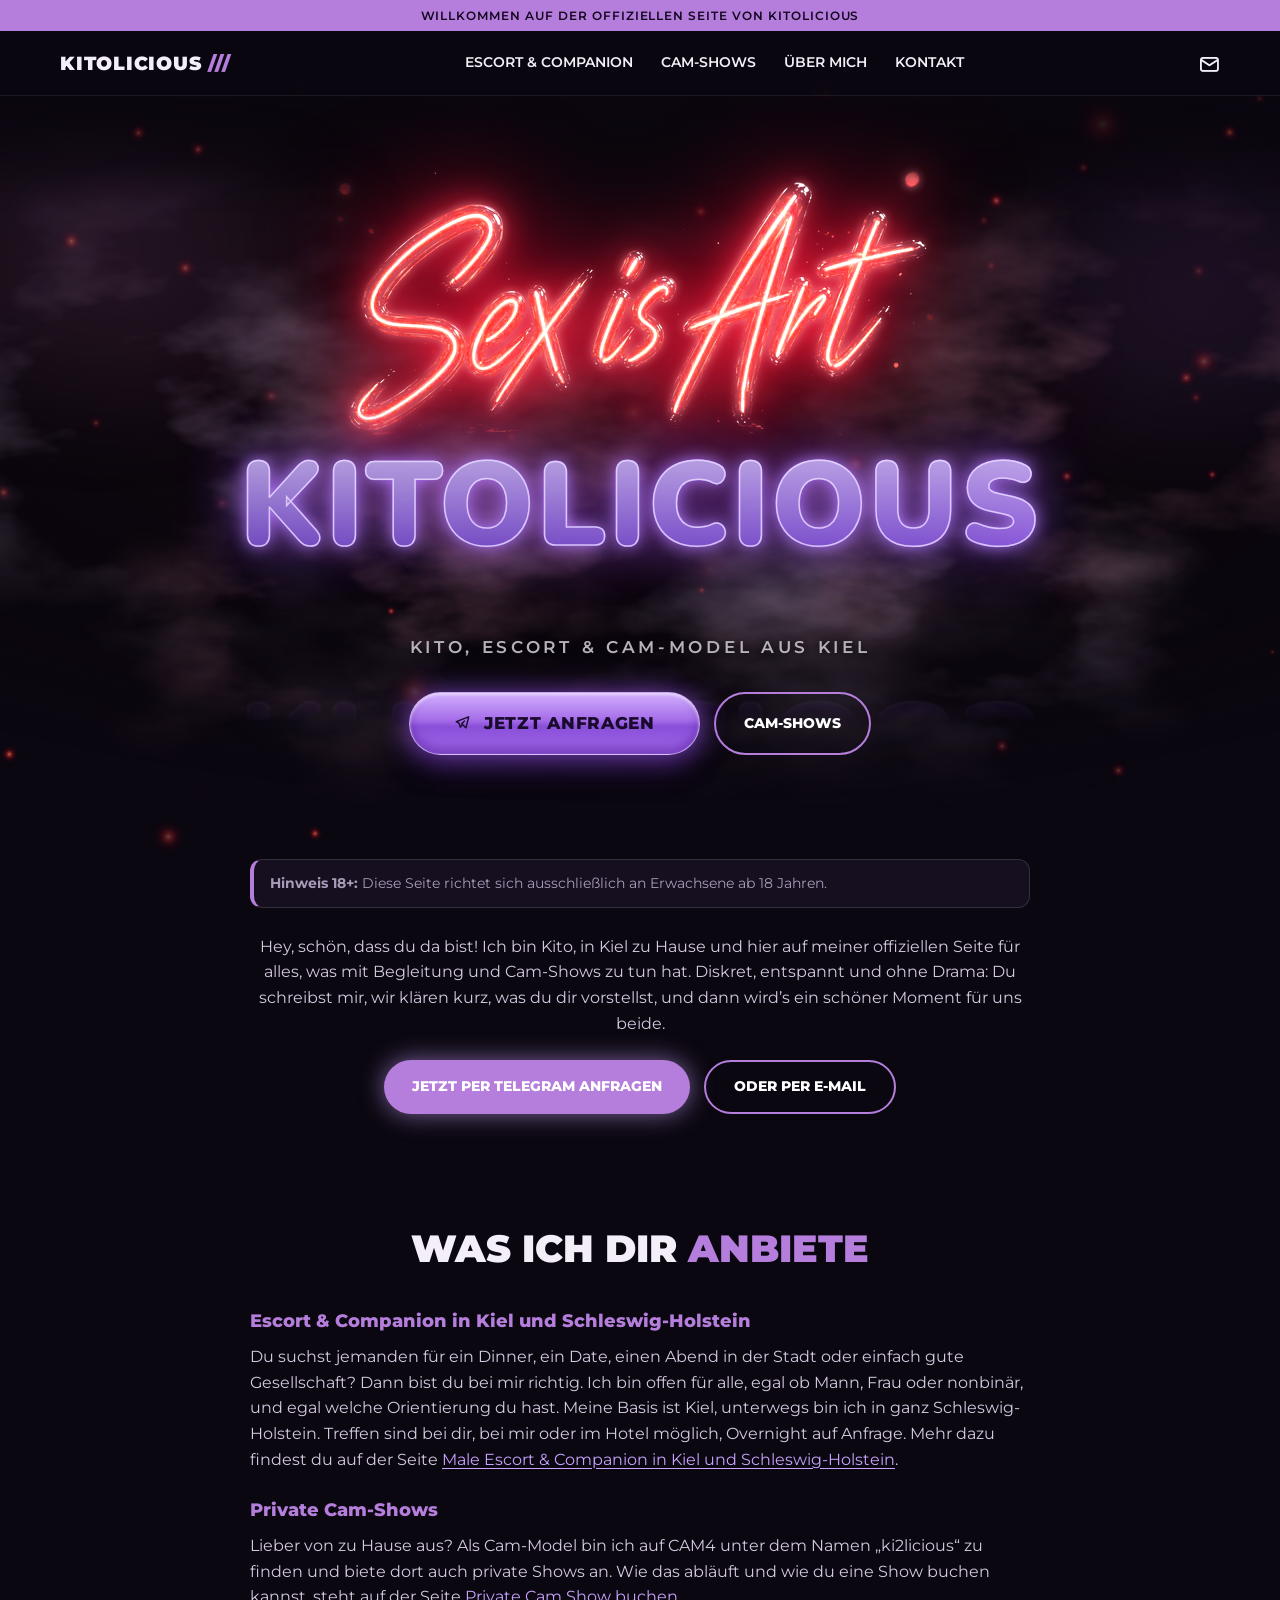
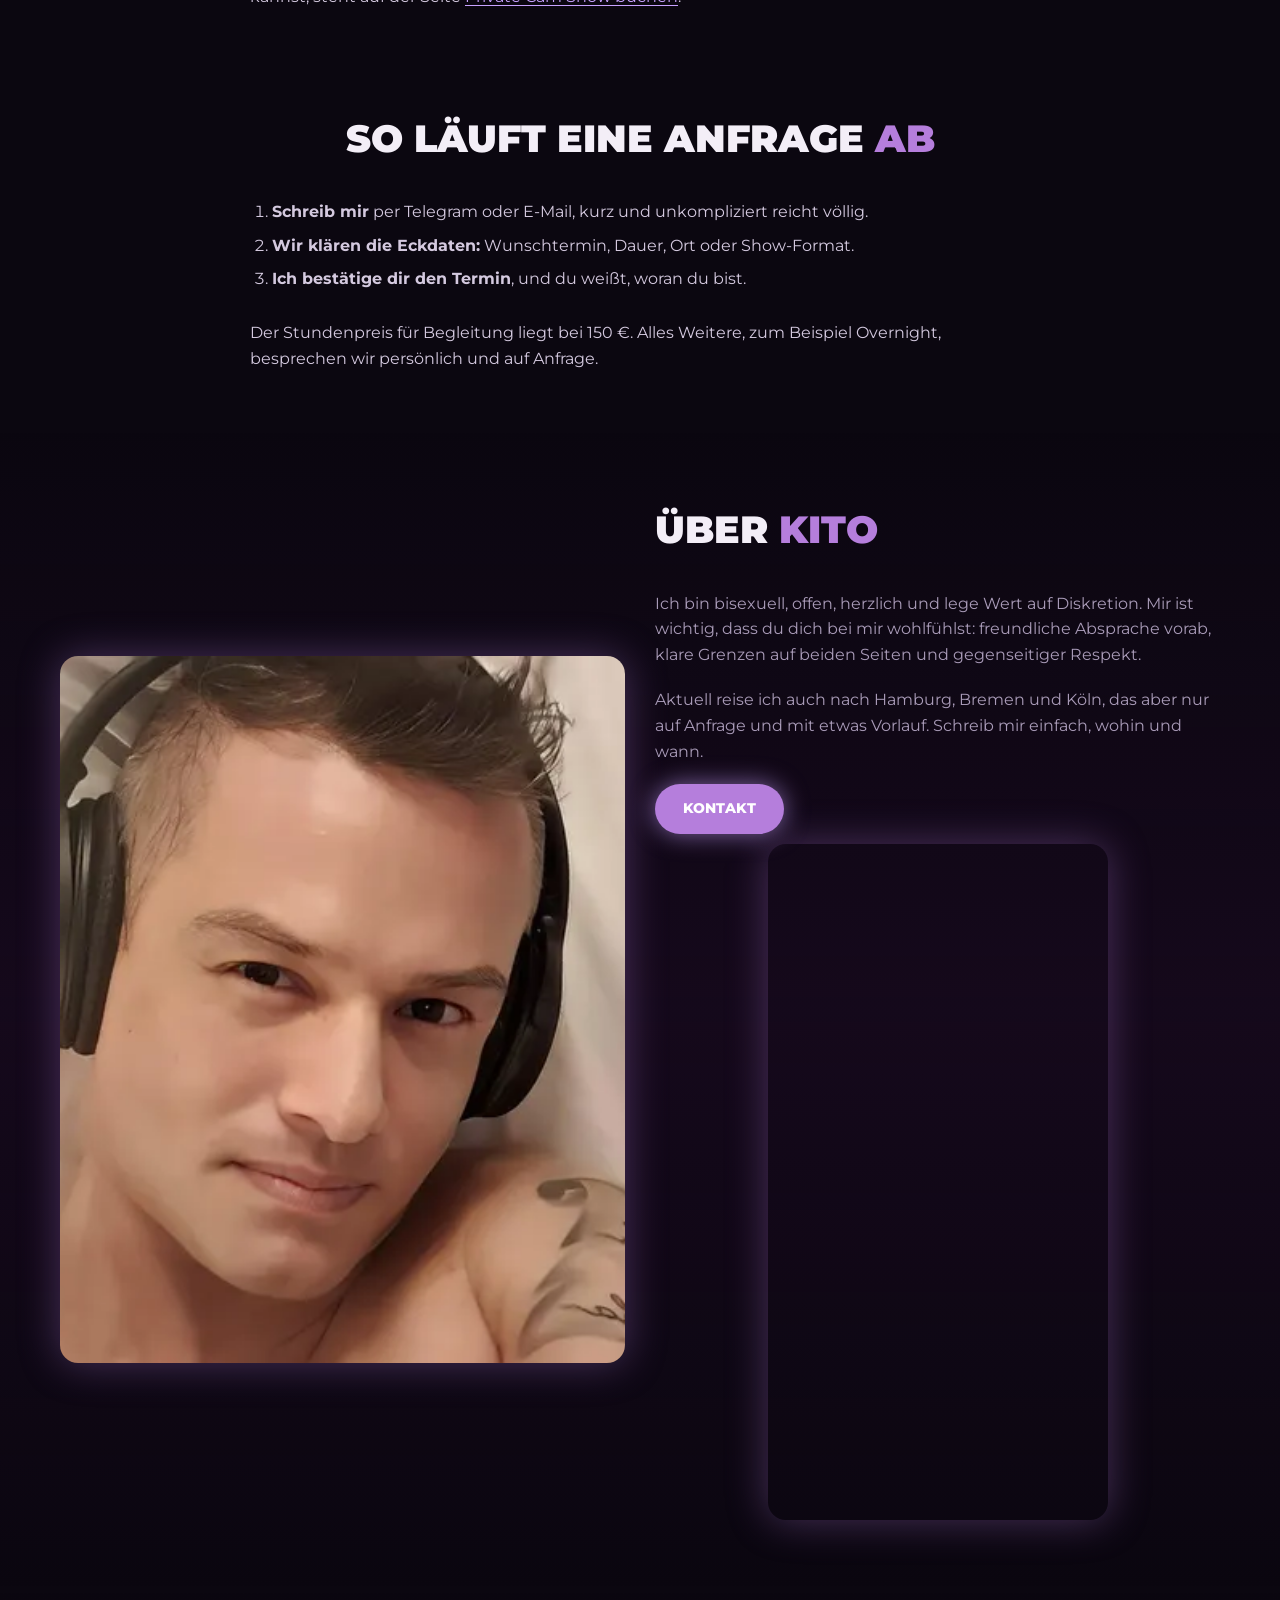
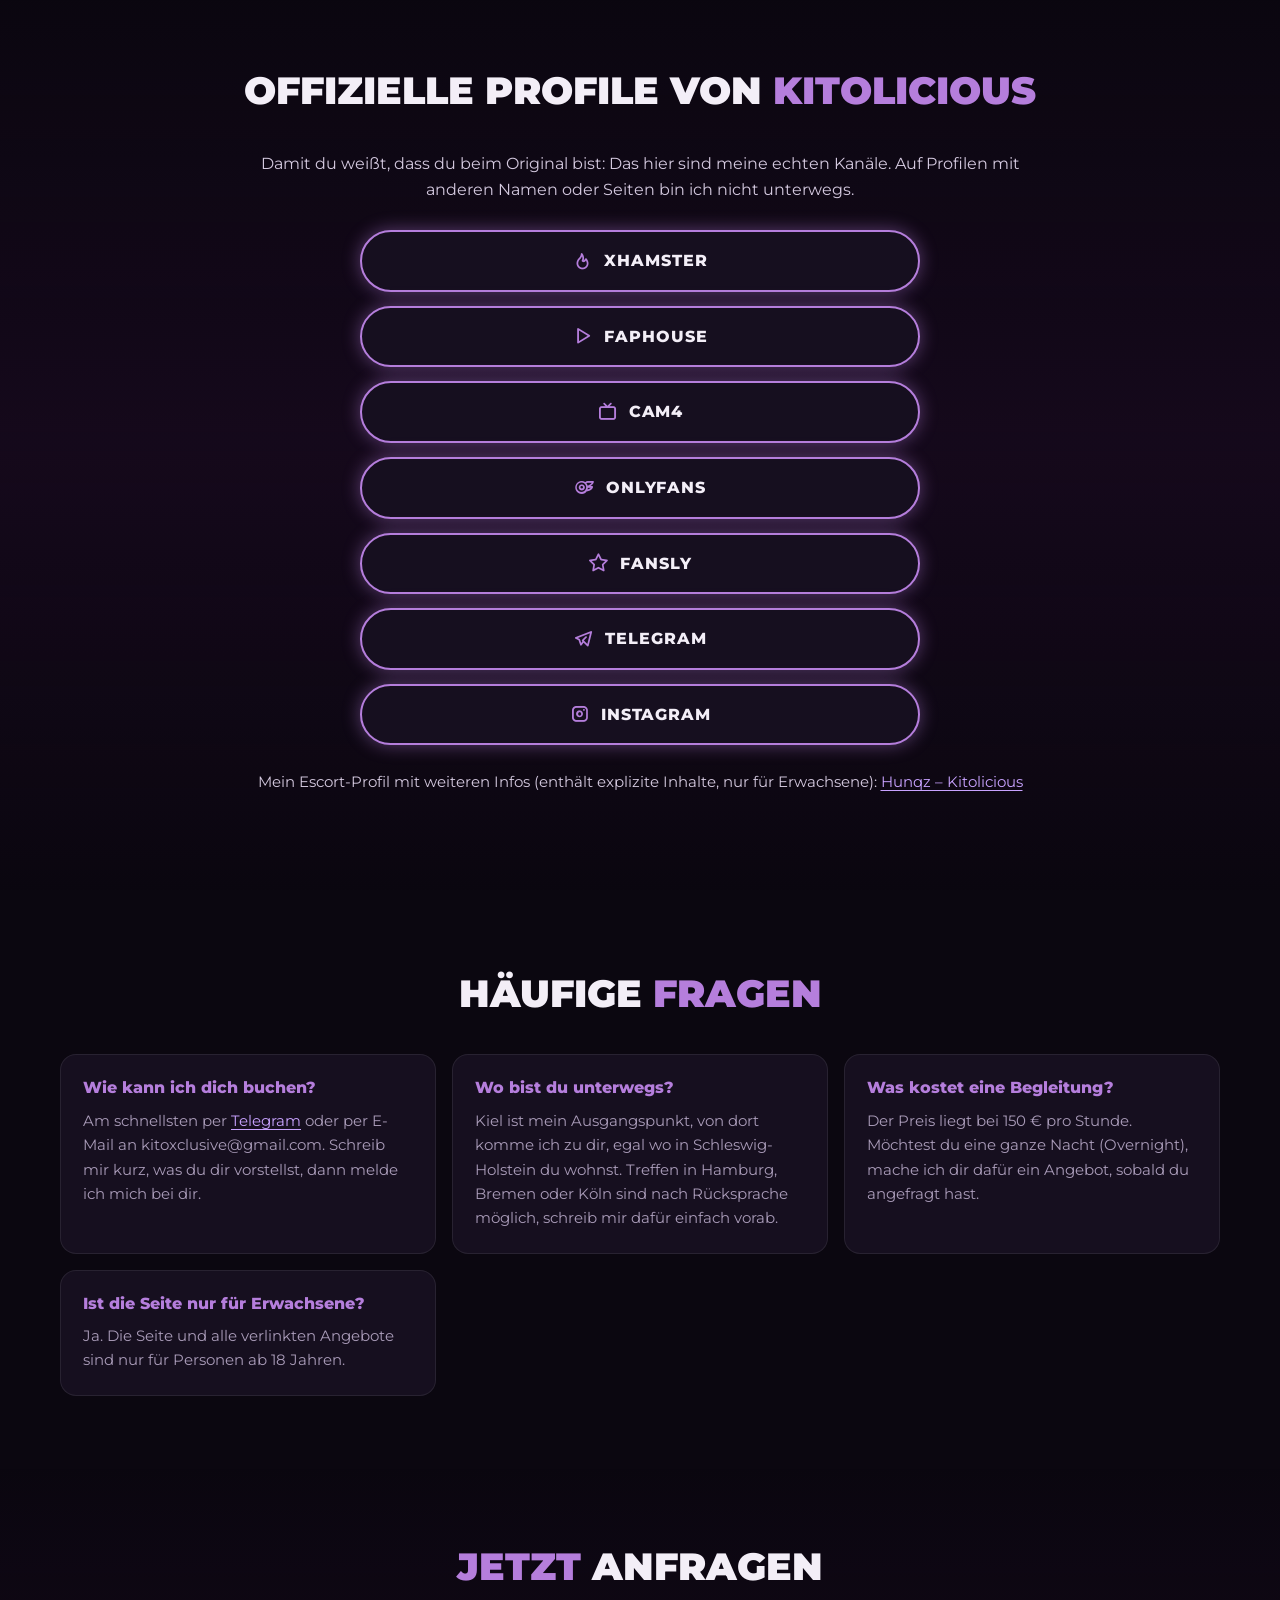
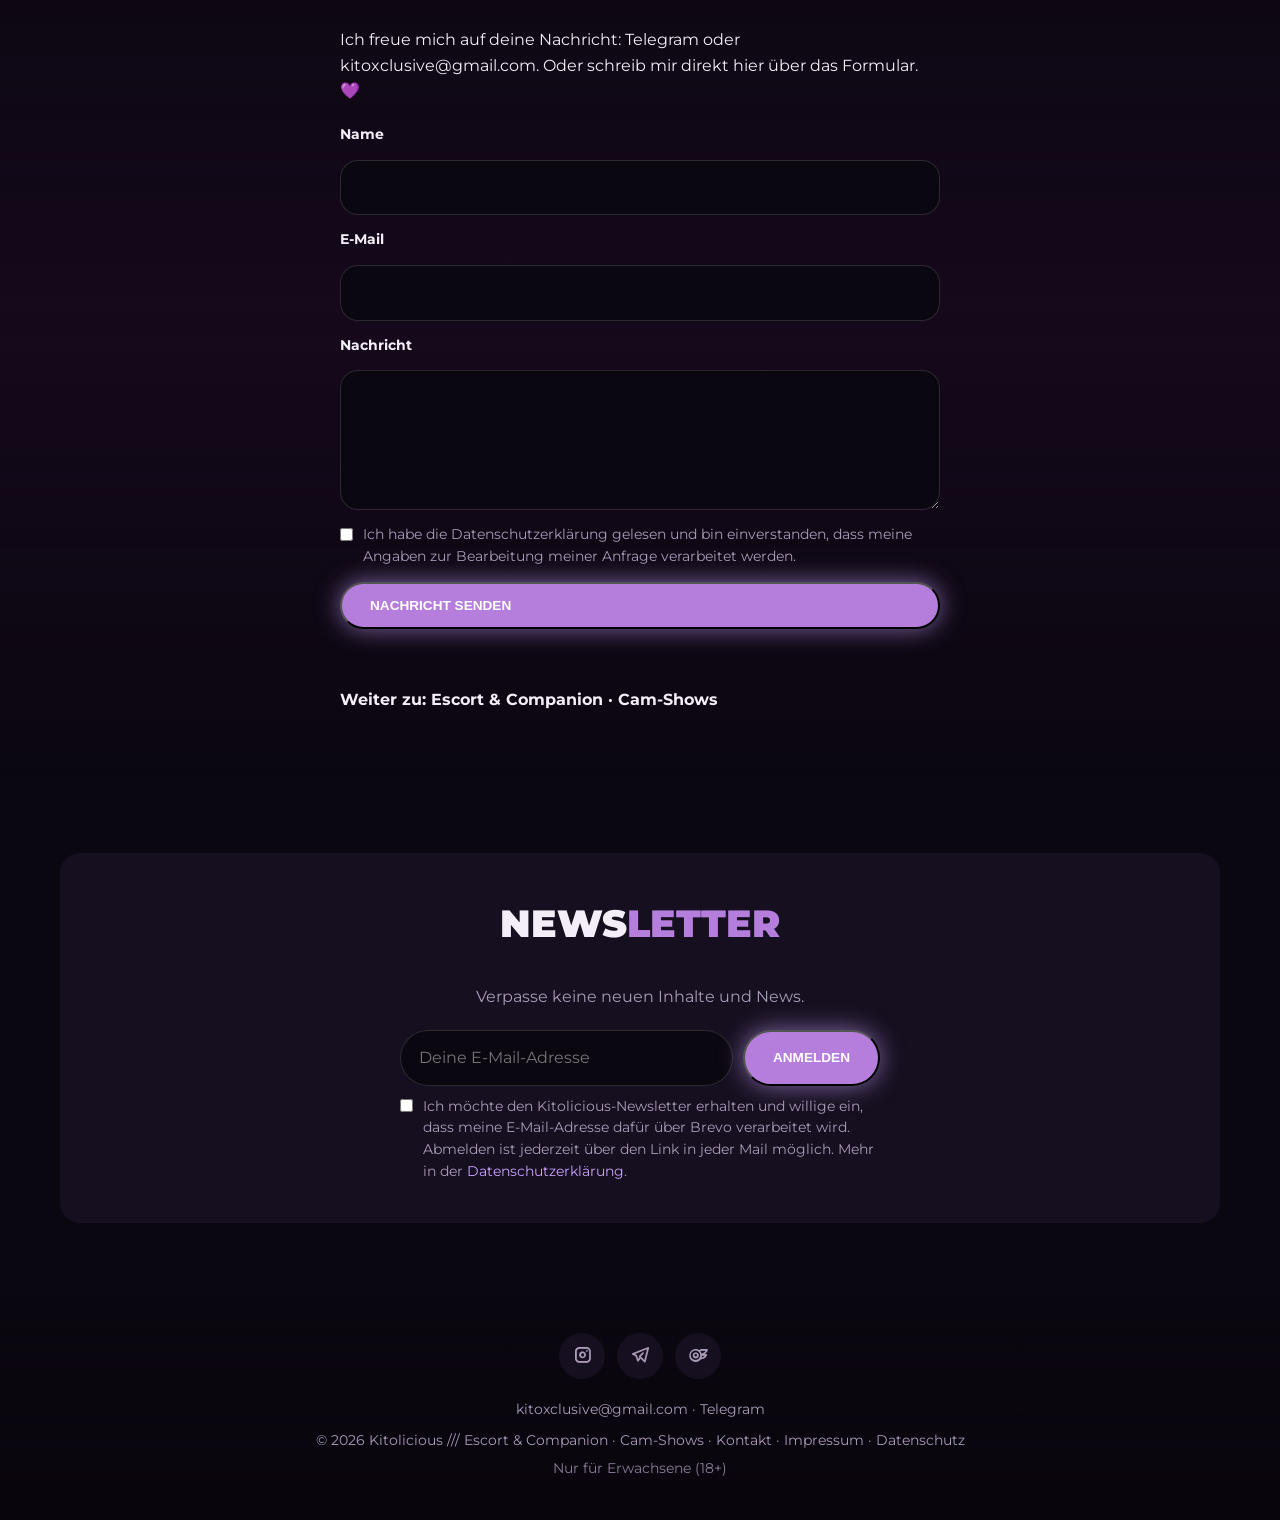
<file: index.html>
<!DOCTYPE html>
<html lang="de"><head><meta charset="utf-8"><meta name="google-site-verification" content="zCnwmFASLz3ZJkLvwrfF2nhaY_nZK25HkJfH3NwYfEw" /><meta name="viewport" content="width=device-width,initial-scale=1">
<title>Kitolicious – Escort &amp; Cam-Shows in Kiel &amp; SH | Kito</title>
<meta name="description" content="Kitolicious ist die offizielle Seite von Kito aus Kiel: Escort &amp; Companion in Schleswig-Holstein, Cam-Shows und alle Profile auf einen Blick. Nur ab 18.">
<meta name="robots" content="index,follow,max-image-preview:large"><meta name="rating" content="adult"><meta name="age-de-meta-label" content="age=18 hash: v=1.0 kind=sl protocol=all"><link rel="age-de-meta-label" href="/age-de.xml">
<link rel="canonical" href="https://kitolicious.de/">
<meta property="og:type" content="website"><meta property="og:site_name" content="Kitolicious"><meta property="og:locale" content="de_DE">
<meta property="og:title" content="Kitolicious – Escort &amp; Cam-Shows in Kiel &amp; SH | Kito"><meta property="og:description" content="Kitolicious ist die offizielle Seite von Kito aus Kiel: Escort &amp; Companion in Schleswig-Holstein, Cam-Shows und alle Profile auf einen Blick. Nur ab 18."><meta property="og:url" content="https://kitolicious.de/">
<meta property="og:image" content="https://kitolicious.de/img/og-kitolicious.jpg"><meta property="og:image:type" content="image/jpeg"><meta property="og:image:width" content="1200"><meta property="og:image:height" content="630"><meta property="og:image:alt" content="Neon-Schriftzug „Sex is Art“ – Kitolicious">
<meta name="twitter:card" content="summary_large_image"><meta name="twitter:title" content="Kitolicious – Escort &amp; Cam-Shows in Kiel &amp; SH | Kito"><meta name="twitter:description" content="Kitolicious ist die offizielle Seite von Kito aus Kiel: Escort &amp; Companion in Schleswig-Holstein, Cam-Shows und alle Profile auf einen Blick. Nur ab 18."><meta name="twitter:image" content="https://kitolicious.de/img/og-kitolicious.jpg"><meta name="twitter:image:alt" content="Neon-Schriftzug „Sex is Art“ – Kitolicious">
<script type="application/ld+json">{"@context": "https://schema.org", "@graph": [{"@type": "WebSite", "@id": "https://kitolicious.de/#website", "url": "https://kitolicious.de/", "name": "Kitolicious", "inLanguage": "de", "publisher": {"@id": "https://kitolicious.de/#person"}}, {"@type": "Person", "@id": "https://kitolicious.de/#person", "name": "Kito", "alternateName": ["Kitolicious", "KitoXtra"], "url": "https://kitolicious.de/", "image": "https://kitolicious.de/img/kito-about.jpg", "homeLocation": {"@type": "Place", "name": "Kiel"}, "sameAs": ["https://www.instagram.com/kitoxxclusive", "https://t.me/kitolicious_official", "https://onlyfans.com/kitoxtra", "https://fansly.com/Kitolicious", "https://faphouse.com/models/sexylicious", "https://de.cam4.eu/ki2licious", "https://xhamster.com/users/kitoxtra", "https://www.hunqz.com/escort/Kitolicious"]}, {"@type": "ProfessionalService", "@id": "https://kitolicious.de/#service", "name": "Kitolicious – Escort & Companion, Cam-Shows", "url": "https://kitolicious.de/", "description": "Diskrete Begleitung (Escort & Companion) in Kiel und Schleswig-Holstein sowie private Cam-Shows. Nur für Erwachsene ab 18.", "provider": {"@id": "https://kitolicious.de/#person"}, "areaServed": [{"@type": "City", "name": "Kiel"}, {"@type": "AdministrativeArea", "name": "Schleswig-Holstein"}], "availableLanguage": ["de", "en"], "contactPoint": [{"@type": "ContactPoint", "contactType": "customer service", "url": "https://t.me/kitolicious_official", "availableLanguage": ["de", "en"]}, {"@type": "ContactPoint", "contactType": "customer service", "email": "kitoxclusive@gmail.com", "availableLanguage": ["de", "en"]}], "sameAs": ["https://www.hunqz.com/escort/Kitolicious", "https://de.cam4.eu/ki2licious", "https://t.me/kitolicious_official"]}, {"@type": "FAQPage", "@id": "https://kitolicious.de/#faq", "inLanguage": "de", "mainEntity": [{"@type": "Question", "name": "Wie kann ich dich buchen?", "acceptedAnswer": {"@type": "Answer", "text": "Am schnellsten per Telegram oder per E-Mail an kitoxclusive@gmail.com. Schreib mir kurz, was du dir vorstellst, dann melde ich mich bei dir."}}, {"@type": "Question", "name": "Wo bist du unterwegs?", "acceptedAnswer": {"@type": "Answer", "text": "Kiel ist mein Ausgangspunkt, von dort komme ich zu dir, egal wo in Schleswig-Holstein du wohnst. Treffen in Hamburg, Bremen oder Köln sind nach Rücksprache möglich, schreib mir dafür einfach vorab."}}, {"@type": "Question", "name": "Was kostet eine Begleitung?", "acceptedAnswer": {"@type": "Answer", "text": "Der Preis liegt bei 150 € pro Stunde. Möchtest du eine ganze Nacht (Overnight), mache ich dir dafür ein Angebot, sobald du angefragt hast."}}, {"@type": "Question", "name": "Ist die Seite nur für Erwachsene?", "acceptedAnswer": {"@type": "Answer", "text": "Ja. Die Seite und alle verlinkten Angebote sind nur für Personen ab 18 Jahren."}}]}]}</script>
<link rel="preload" href="/fonts/montserrat-latin.woff2" as="font" type="font/woff2" crossorigin>
<link rel="preload" href="/fonts/tabler-icons-subset.woff2" as="font" type="font/woff2" crossorigin>
<link rel="icon" href="/favicon.svg" type="image/svg+xml"><link rel="icon" href="/favicon-32.png" sizes="32x32" type="image/png"><link rel="icon" href="/favicon.ico" sizes="any"><link rel="apple-touch-icon" href="/apple-touch-icon.png"><meta name="theme-color" content="#14061f">
<link rel="preload" as="image" type="image/webp" href="/img/sex-is-art-neon2.webp" imagesrcset="/img/sex-is-art-neon2-640.webp 640w, /img/sex-is-art-neon2-780.webp 780w, /img/sex-is-art-neon2.webp 1041w" imagesizes="min(96vw,640px)" fetchpriority="high">
<script>
/* Nur noch technische Einstellungen. Alle sichtbaren Texte, Navigation, Footer und Links stehen direkt im HTML. */
const CONFIG = {
  name:     "Kitolicious",
  accent:   "#b57edc",
  email:    "kitoxclusive@gmail.com"
};
</script>
<link rel="stylesheet" href="/style.css?v=8"></head><body>
<div class="topbar">Willkommen auf der offiziellen Seite von Kitolicious</div>
<header><div class="wrap"><a href="/" class="logo">Kitolicious<span> ///</span></a>
<nav aria-label="Hauptnavigation"><a href="/escort-companion-schleswig-holstein/">Escort &amp; Companion</a><a href="/cam-shows/">Cam-Shows</a><a href="/#about">Über mich</a><a href="/#kontakt">Kontakt</a></nav>
<div class="icons"><a href="/#kontakt" aria-label="Kontakt"><i class="ti ti-mail"></i></a></div></div></header>
<canvas id="embers" aria-hidden="true"></canvas>
<section class="hero" style="padding:0"><div class="smoke" aria-hidden="true"><i></i><i></i><i></i><span></span><span class="r f"></span><span></span><span class="r"></span><span class="f"></span><span class="r f"></span></div><div class="wrap"><div class="stage"><div class="sc"><div class="floor" aria-hidden="true"></div><p class="script-img"><img src="/img/sex-is-art-neon2.webp" srcset="/img/sex-is-art-neon2-640.webp 640w, /img/sex-is-art-neon2-780.webp 780w, /img/sex-is-art-neon2.webp 1041w" sizes="min(96vw,640px)" alt="Neon-Schriftzug „Sex is Art“ – Kitolicious" width="1041" height="443" fetchpriority="high"></p></div><div class="name" id="hNameWrap" data-t="Kitolicious"><h1 id="hName">Kitolicious<span class="tag" id="hTag"> Kito, Escort &amp; Cam-Model aus Kiel</span></h1></div></div><div class="hero-ctas"><a href="https://t.me/kitolicious_official" target="_blank" rel="me noopener" class="btn angebot"><i class="ti ti-brand-telegram"></i><span>Jetzt anfragen</span></a><a href="/cam-shows/" class="btn ghost">Cam-Shows</a></div></div></section>
<section id="intro"><div class="wrap tx c rv"><p class="note18"><strong>Hinweis 18+:</strong> Diese Seite richtet sich ausschließlich an Erwachsene ab 18 Jahren.</p><p>Hey, schön, dass du da bist! Ich bin Kito, in Kiel zu Hause und hier auf meiner offiziellen Seite für alles, was mit Begleitung und Cam-Shows zu tun hat. Diskret, entspannt und ohne Drama: Du schreibst mir, wir klären kurz, was du dir vorstellst, und dann wird’s ein schöner Moment für uns beide.</p><p class="ctas"><a class="btn" href="https://t.me/kitolicious_official" target="_blank" rel="me noopener">Jetzt per Telegram anfragen</a><a class="btn ghost" href="mailto:kitoxclusive@gmail.com">Oder per E-Mail</a></p></div></section>
<section id="angebot"><div class="wrap tx rv"><h2>Was ich dir <span>anbiete</span></h2><h3>Escort &amp; Companion in Kiel und Schleswig-Holstein</h3><p>Du suchst jemanden für ein Dinner, ein Date, einen Abend in der Stadt oder einfach gute Gesellschaft? Dann bist du bei mir richtig. Ich bin offen für alle, egal ob Mann, Frau oder nonbinär, und egal welche Orientierung du hast. Meine Basis ist Kiel, unterwegs bin ich in ganz Schleswig-Holstein. Treffen sind bei dir, bei mir oder im Hotel möglich, Overnight auf Anfrage. Mehr dazu findest du auf der Seite <a href="/escort-companion-schleswig-holstein/">Male Escort &amp; Companion in Kiel und Schleswig-Holstein</a>.</p><h3>Private Cam-Shows</h3><p>Lieber von zu Hause aus? Als Cam-Model bin ich auf CAM4 unter dem Namen „ki2licious“ zu finden und biete dort auch private Shows an. Wie das abläuft und wie du eine Show buchen kannst, steht auf der Seite <a href="/cam-shows/">Private Cam Show buchen</a>.</p></div></section>
<section id="ablauf"><div class="wrap tx rv"><h2>So läuft eine Anfrage <span>ab</span></h2><ol><li><strong>Schreib mir</strong> per Telegram oder E-Mail, kurz und unkompliziert reicht völlig.</li><li><strong>Wir klären die Eckdaten:</strong> Wunschtermin, Dauer, Ort oder Show-Format.</li><li><strong>Ich bestätige dir den Termin</strong>, und du weißt, woran du bist.</li></ol><p>Der Stundenpreis für Begleitung liegt bei 150 €. Alles Weitere, zum Beispiel Overnight, besprechen wir persönlich und auf Anfrage.</p></div></section>
<section id="about"><div class="wrap about"><div class="ph rv"><picture><source type="image/webp" srcset="/img/kito-about-450.webp 450w, /img/kito-about-900.webp 900w" sizes="(max-width:760px) 90vw, 450px"><img id="aboutImg" src="/img/kito-about.jpg" decoding="async" width="900" height="881" loading="lazy" alt="Porträt von Kito aus Kiel, Gesicht hinter Kitolicious"></picture></div><div class="rv"><h2>Über <span>Kito</span></h2><p>Ich bin bisexuell, offen, herzlich und lege Wert auf Diskretion. Mir ist wichtig, dass du dich bei mir wohlfühlst: freundliche Absprache vorab, klare Grenzen auf beiden Seiten und gegenseitiger Respekt.</p><p>Aktuell reise ich auch nach Hamburg, Bremen und Köln, das aber nur auf Anfrage und mit etwas Vorlauf. Schreib mir einfach, wohin und wann.</p><a href="#kontakt" class="btn">Kontakt</a><div class="ph2 rv"><picture><source type="image/webp" srcset="/img/kito-sofa-400.webp 400w, /img/kito-sofa-515.webp 515w" sizes="(max-width:760px) 80vw, 340px"><img src="/img/kito-sofa.jpg" width="515" height="1024" loading="lazy" decoding="async" alt="Kito entspannt auf dem Sofa"></picture></div></div></div></section>
<section id="exklusiv"><div class="wrap"><div class="tx c"><h2>Offizielle Profile von <span>Kitolicious</span></h2><p>Damit du weißt, dass du beim Original bist: Das hier sind meine echten Kanäle. Auf Profilen mit anderen Namen oder Seiten bin ich nicht unterwegs.</p></div><div class="lk rv" id="lk"><a href="https://xhamster.com/users/kitoxtra" target="_blank" rel="me noopener"><i class="ti ti-flame"></i>XHamster</a><a href="https://faphouse.com/models/sexylicious" target="_blank" rel="me noopener"><i class="ti ti-player-play"></i>Faphouse</a><a href="https://de.cam4.eu/ki2licious" target="_blank" rel="me noopener"><i class="ti ti-device-tv"></i>CAM4</a><a href="https://onlyfans.com/kitoxtra" target="_blank" rel="me noopener"><i class="ti ti-brand-onlyfans"></i>OnlyFans</a><a href="https://fansly.com/Kitolicious" target="_blank" rel="me noopener"><i class="ti ti-star"></i>Fansly</a><a href="https://t.me/kitolicious_official" target="_blank" rel="me noopener"><i class="ti ti-brand-telegram"></i>Telegram</a><a href="https://www.instagram.com/kitoxxclusive" target="_blank" rel="me noopener"><i class="ti ti-brand-instagram"></i>Instagram</a></div><div class="tx c"><p class="hunqz">Mein Escort-Profil mit weiteren Infos (enthält explizite Inhalte, nur für Erwachsene): <a href="https://www.hunqz.com/escort/Kitolicious" target="_blank" rel="me noopener">Hunqz – Kitolicious</a></p></div></div></section>
<section id="faq"><div class="wrap faq"><h2>Häufige <span>Fragen</span></h2><div class="faq-grid"><div class="qa"><h3>Wie kann ich dich buchen?</h3><p>Am schnellsten per <a href="https://t.me/kitolicious_official" target="_blank" rel="me noopener">Telegram</a> oder per E-Mail an kitoxclusive@gmail.com. Schreib mir kurz, was du dir vorstellst, dann melde ich mich bei dir.</p></div><div class="qa"><h3>Wo bist du unterwegs?</h3><p>Kiel ist mein Ausgangspunkt, von dort komme ich zu dir, egal wo in Schleswig-Holstein du wohnst. Treffen in Hamburg, Bremen oder Köln sind nach Rücksprache möglich, schreib mir dafür einfach vorab.</p></div><div class="qa"><h3>Was kostet eine Begleitung?</h3><p>Der Preis liegt bei 150 € pro Stunde. Möchtest du eine ganze Nacht (Overnight), mache ich dir dafür ein Angebot, sobald du angefragt hast.</p></div><div class="qa"><h3>Ist die Seite nur für Erwachsene?</h3><p>Ja. Die Seite und alle verlinkten Angebote sind nur für Personen ab 18 Jahren.</p></div></div></div></section>
<section id="kontakt"><div class="wrap rv"><h2><span>Jetzt</span> anfragen</h2><p>Ich freue mich auf deine Nachricht: <a href="https://t.me/kitolicious_official" target="_blank" rel="me noopener">Telegram</a> oder <a href="mailto:kitoxclusive@gmail.com">kitoxclusive@gmail.com</a>. Oder schreib mir direkt hier über das Formular. 💜</p>
<form class="cf" id="cf" action="https://api.web3forms.com/submit" method="POST">
<input type="hidden" name="access_key" value="7caf18c9-df45-482d-a35f-c67c8e925bd8"><input type="hidden" name="subject" value="Neue Nachricht über kitolicious.de"><input type="hidden" name="from_name" value="kitolicious.de"><input type="hidden" name="redirect" value="https://kitolicious.de/#kontakt">
<input type="checkbox" name="botcheck" class="hp" tabindex="-1" autocomplete="off" aria-hidden="true">
<label for="cfName">Name</label><input id="cfName" type="text" name="name" required autocomplete="name" maxlength="100">
<label for="cfMail">E-Mail</label><input id="cfMail" type="email" name="email" required autocomplete="email" maxlength="200">
<label for="cfMsg">Nachricht</label><textarea id="cfMsg" name="message" required maxlength="5000"></textarea>
<label class="ck" for="cfOk"><input id="cfOk" type="checkbox" required> <span>Ich habe die <a href="/datenschutz.html">Datenschutzerklärung</a> gelesen und bin einverstanden, dass meine Angaben zur Bearbeitung meiner Anfrage verarbeitet werden.</span></label>
<button class="btn" type="submit">Nachricht senden</button><p class="cf-msg" id="cfStatus" role="status" aria-live="polite"></p></form><p class="weiter">Weiter zu: <a href="/escort-companion-schleswig-holstein/">Escort &amp; Companion</a> · <a href="/cam-shows/">Cam-Shows</a></p></div></section>
<section id="news"><div class="wrap"><div class="news rv"><h2>News<span>letter</span></h2><p>Verpasse keine neuen Inhalte und News.</p>
<form id="nlf" method="POST" action="https://e06a7051.sibforms.com/serve/[base64]" target="_blank"><input type="email" name="EMAIL" required autocomplete="email" placeholder="Deine E-Mail-Adresse" aria-label="E-Mail-Adresse"><button class="btn">Anmelden</button><label class="nl-ok"><input type="checkbox" name="OPT_IN" value="1" required> <span>Ich möchte den Kitolicious-Newsletter erhalten und willige ein, dass meine E-Mail-Adresse dafür über Brevo verarbeitet wird. Abmelden ist jederzeit über den Link in jeder Mail möglich. Mehr in der <a href="/datenschutz.html#newsletter">Datenschutzerklärung</a>.</span></label><input type="text" name="email_address_check" value="" tabindex="-1" autocomplete="off" aria-hidden="true" class="nl-hp"><input type="hidden" name="locale" value="de"><p id="nlStatus" class="nl-msg" role="status" aria-live="polite"></p></form></div></div></section>
<footer><div class="wrap"><div class="soc" id="soc"><a href="https://www.instagram.com/kitoxxclusive" target="_blank" rel="me noopener" aria-label="Instagram"><i class="ti ti-brand-instagram"></i></a><a href="https://t.me/kitolicious_official" target="_blank" rel="me noopener" aria-label="Telegram"><i class="ti ti-brand-telegram"></i></a><a href="https://onlyfans.com/kitoxtra" target="_blank" rel="me noopener" aria-label="OnlyFans"><i class="ti ti-brand-onlyfans"></i></a></div>
<p><a href="mailto:kitoxclusive@gmail.com">kitoxclusive@gmail.com</a> · <a href="https://t.me/kitolicious_official" target="_blank" rel="me noopener">Telegram</a></p>
<p style="margin-top:10px">© <span id="yr">2026</span> Kitolicious /// <a href="/escort-companion-schleswig-holstein/">Escort &amp; Companion</a> · <a href="/cam-shows/">Cam-Shows</a> · <a href="/#kontakt">Kontakt</a> · <a href="/impressum.html">Impressum</a> · <a href="/datenschutz.html">Datenschutz</a></p>
<p style="margin-top:6px;opacity:.8">Nur für Erwachsene (18+)</p></div></footer>
<script>
const C=CONFIG,$=id=>document.getElementById(id),esc=s=>String(s).replace(/[&<>"]/g,c=>({"&":"&amp;","<":"&lt;",">":"&gt;",'"':"&quot;"}[c]));
document.documentElement.style.setProperty('--a',C.accent);
$('hNameWrap').dataset.t=C.name;
$('yr').textContent=new Date().getFullYear();
const io=new IntersectionObserver(e=>e.forEach(x=>{if(x.isIntersecting){x.target.classList.add('in');io.unobserve(x.target)}}),{threshold:.15});
document.querySelectorAll('.rv').forEach(el=>io.observe(el));
</script><script>(function(){var f=document.getElementById('cf'),st=document.getElementById('cfStatus');if(!f||!window.fetch)return;f.addEventListener('submit',function(e){e.preventDefault();var b=f.querySelector('button');b.disabled=true;st.className='cf-msg';st.textContent='Wird gesendet …';var d=new FormData(f);d.delete('redirect');fetch(f.action,{method:'POST',headers:{Accept:'application/json'},body:d}).then(function(r){return r.json()}).then(function(j){if(j.success){st.className='cf-msg ok';st.textContent='Danke! Deine Nachricht ist angekommen. Ich melde mich bald. 💜';f.reset()}else throw 0}).catch(function(){st.className='cf-msg err';st.textContent='Das hat leider nicht geklappt. Bitte versuch es später noch einmal oder schreib an kitoxclusive@gmail.com.'}).then(function(){b.disabled=false})})})();</script><script>(function(){var f=document.getElementById('nlf'),st=document.getElementById('nlStatus');if(!f||!window.fetch||!window.FormData)return;f.addEventListener('submit',function(e){e.preventDefault();var b=f.querySelector('button');b.disabled=true;st.textContent='Wird gesendet …';fetch(f.action,{method:'POST',mode:'no-cors',body:new FormData(f)}).then(function(){f.innerHTML='<p>Fast geschafft! Bitte bestätige deine Anmeldung über den Link in der E-Mail. 💜</p>'}).catch(function(){st.textContent='Das hat leider nicht geklappt. Bitte versuch es später noch einmal.';b.disabled=false})})})();</script><script src="/js/embers.js" defer></script></body></html>
</file>
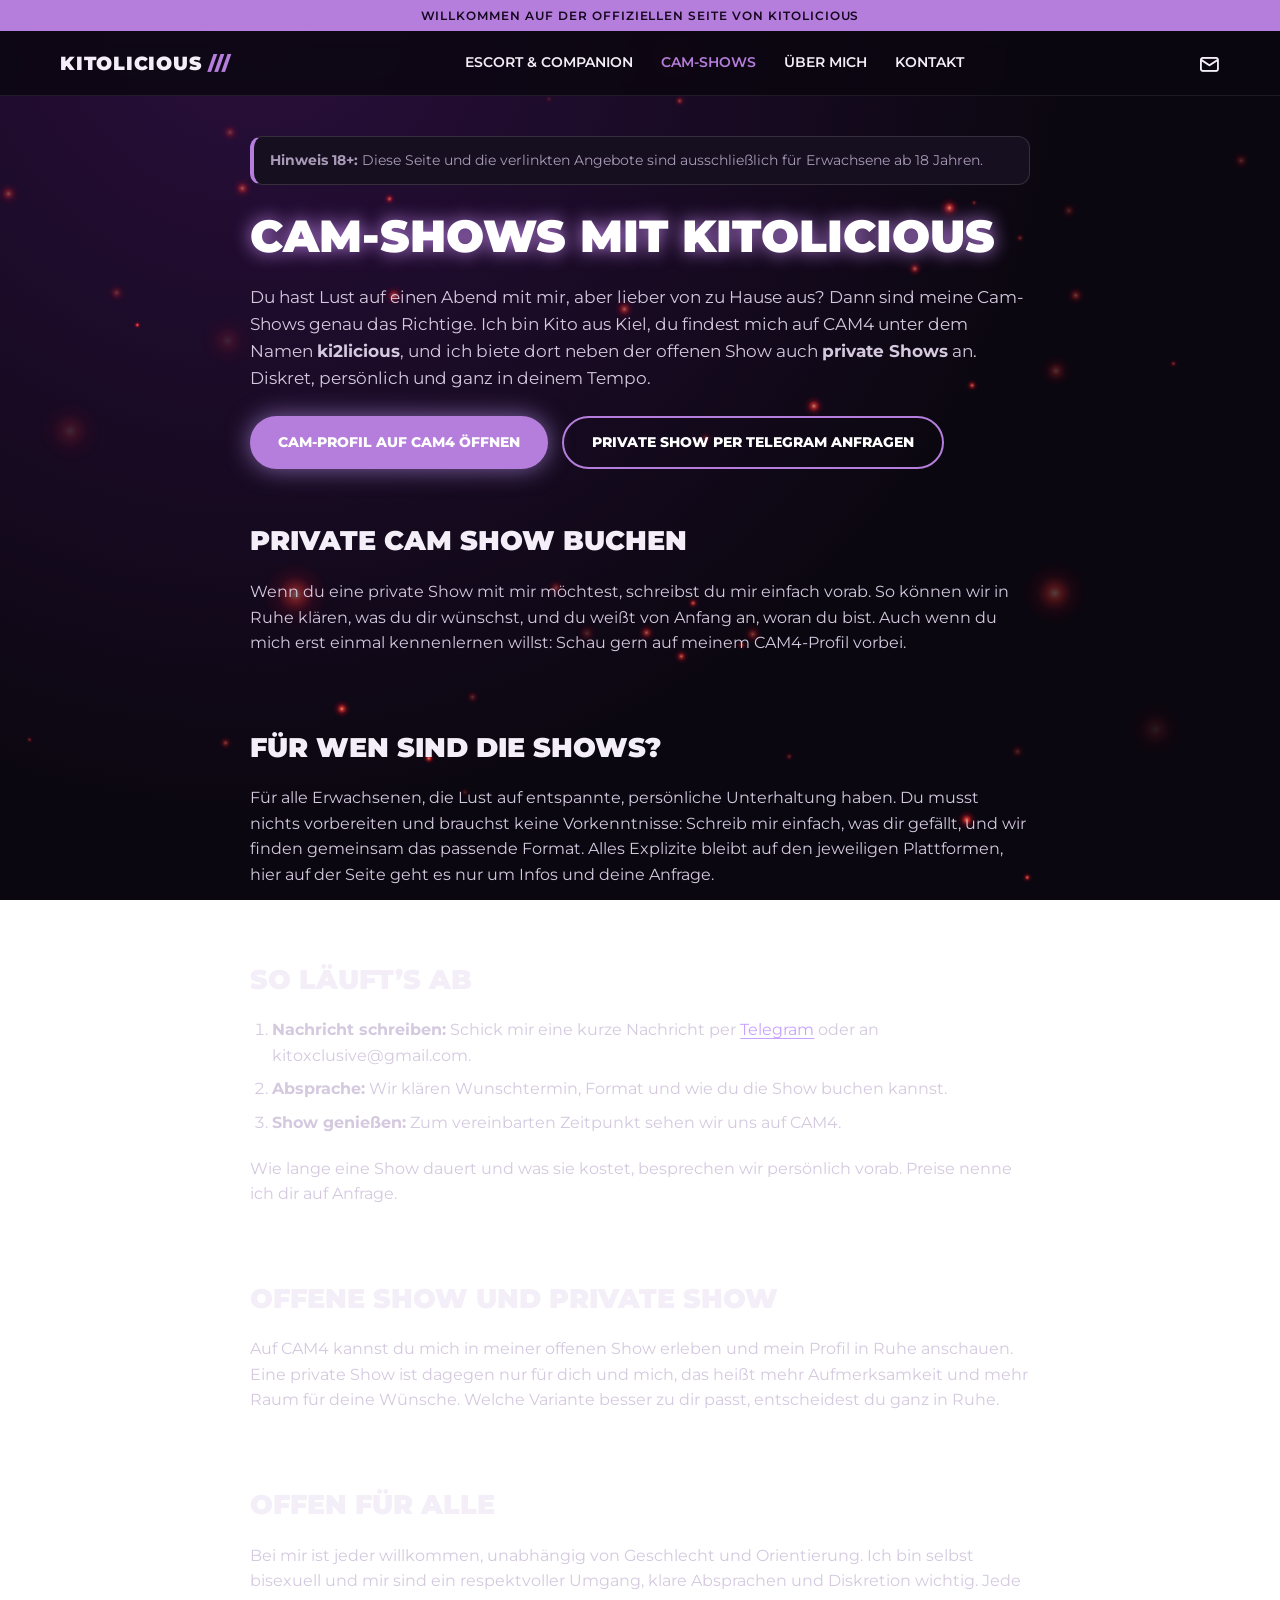
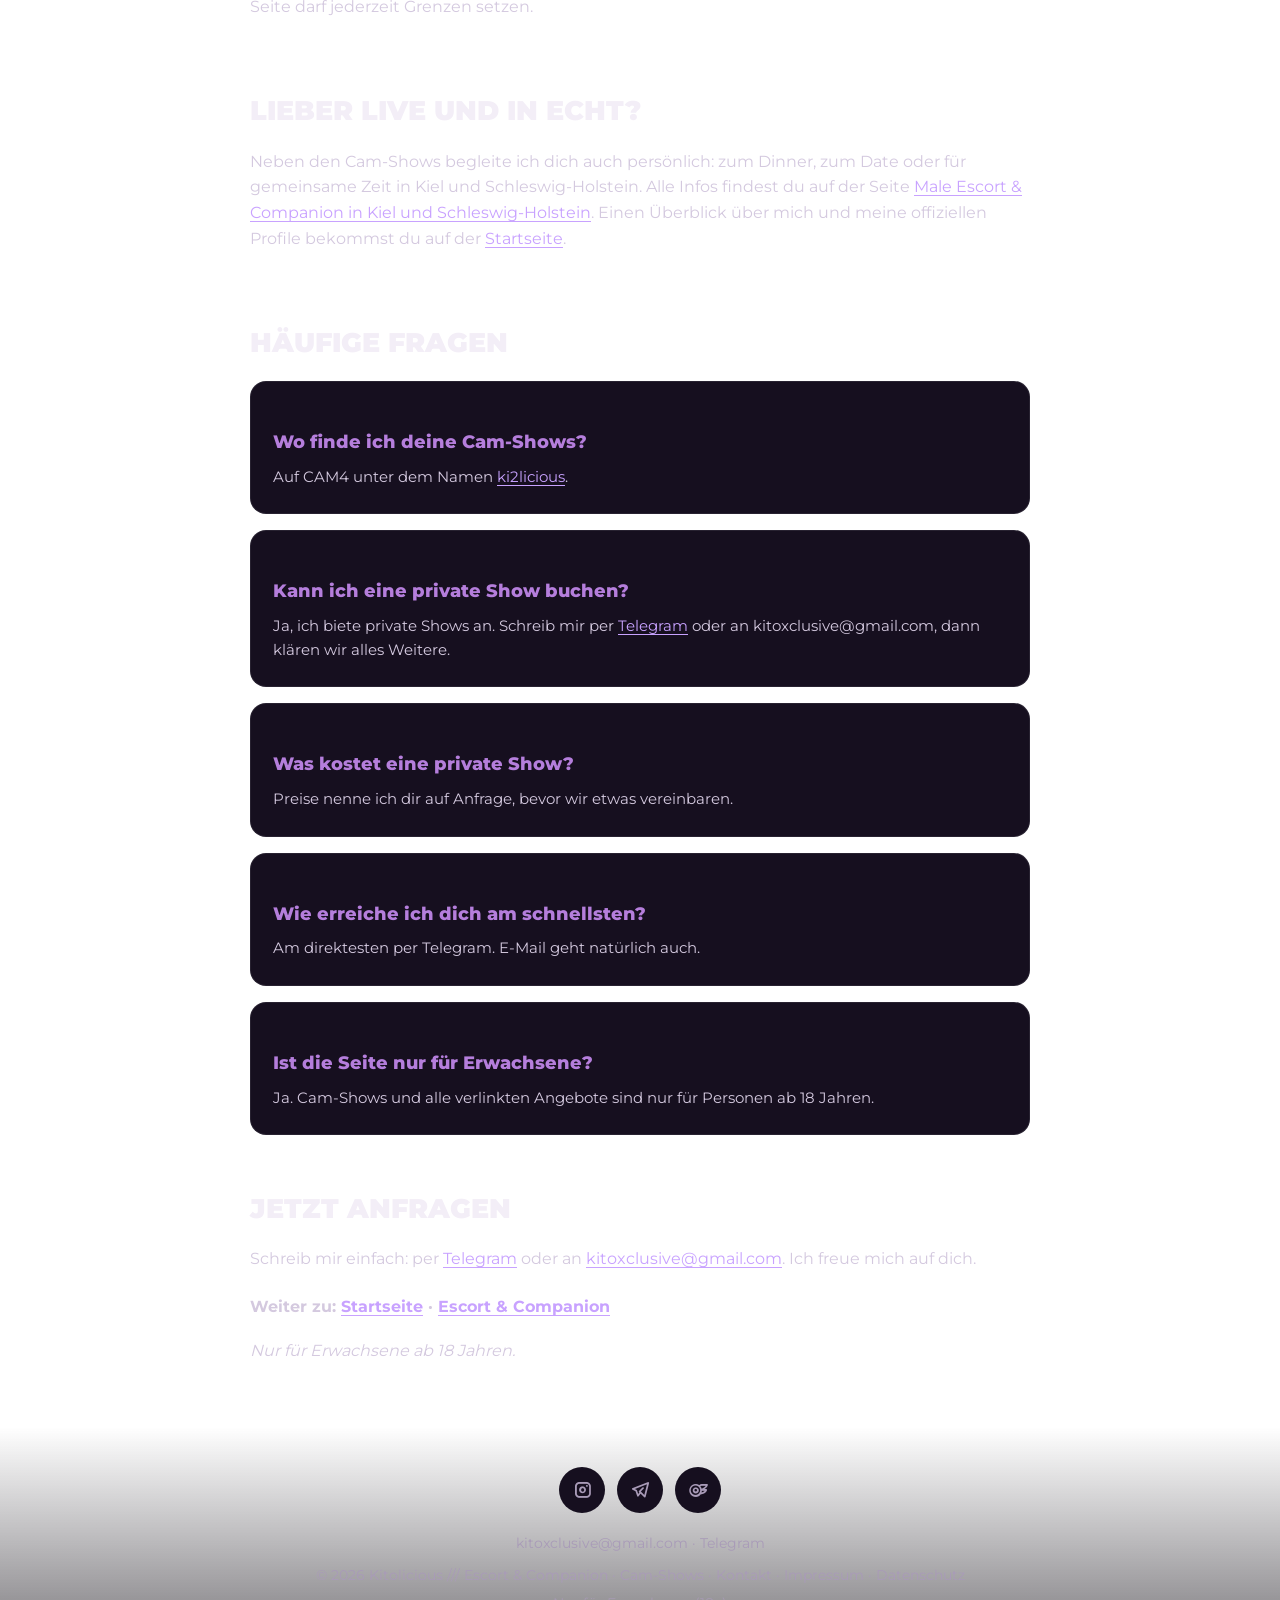
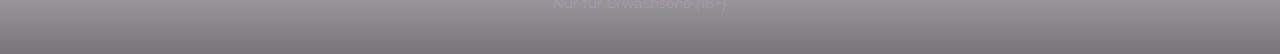
<file: cam-shows/index.html>
<!DOCTYPE html>
<html lang="de"><head><meta charset="utf-8"><meta name="viewport" content="width=device-width,initial-scale=1">
<title>Private Cam Show buchen | Kitolicious auf CAM4</title>
<meta name="description" content="Cam-Shows mit Kito aus Kiel auf CAM4 (ki2licious): Ablauf und Anfrage per Telegram oder E-Mail. Private Shows buchbar. Nur für Erwachsene (18+).">
<meta name="robots" content="index,follow,max-image-preview:large"><meta name="rating" content="adult"><meta name="age-de-meta-label" content="age=18 hash: v=1.0 kind=sl protocol=all"><link rel="age-de-meta-label" href="/age-de.xml">
<link rel="canonical" href="https://kitolicious.de/cam-shows/">
<meta property="og:type" content="website"><meta property="og:site_name" content="Kitolicious"><meta property="og:locale" content="de_DE">
<meta property="og:title" content="Private Cam Show buchen | Kitolicious auf CAM4"><meta property="og:description" content="Cam-Shows mit Kito aus Kiel auf CAM4 (ki2licious): Ablauf und Anfrage per Telegram oder E-Mail. Private Shows buchbar. Nur für Erwachsene (18+)."><meta property="og:url" content="https://kitolicious.de/cam-shows/">
<meta property="og:image" content="https://kitolicious.de/img/og-kitolicious.jpg"><meta property="og:image:type" content="image/jpeg"><meta property="og:image:width" content="1200"><meta property="og:image:height" content="630"><meta property="og:image:alt" content="Neon-Schriftzug „Sex is Art“ – Kitolicious">
<meta name="twitter:card" content="summary_large_image"><meta name="twitter:title" content="Private Cam Show buchen | Kitolicious auf CAM4"><meta name="twitter:description" content="Cam-Shows mit Kito aus Kiel auf CAM4 (ki2licious): Ablauf und Anfrage per Telegram oder E-Mail. Private Shows buchbar. Nur für Erwachsene (18+)."><meta name="twitter:image" content="https://kitolicious.de/img/og-kitolicious.jpg"><meta name="twitter:image:alt" content="Neon-Schriftzug „Sex is Art“ – Kitolicious">
<script type="application/ld+json">{"@context": "https://schema.org", "@graph": [{"@type": "WebPage", "@id": "https://kitolicious.de/cam-shows/#webpage", "url": "https://kitolicious.de/cam-shows/", "name": "Private Cam Show buchen | Kitolicious auf CAM4", "inLanguage": "de", "isPartOf": {"@id": "https://kitolicious.de/#website"}, "about": {"@id": "https://kitolicious.de/cam-shows/#service"}, "breadcrumb": {"@id": "https://kitolicious.de/cam-shows/#breadcrumb"}}, {"@type": "Service", "@id": "https://kitolicious.de/cam-shows/#service", "serviceType": "Cam-Shows (offen und privat) auf CAM4", "name": "Private Cam-Shows mit Kitolicious", "provider": {"@id": "https://kitolicious.de/#service"}, "areaServed": {"@type": "Country", "name": "Deutschland"}, "audience": {"@type": "Audience", "audienceType": "Erwachsene ab 18 Jahren"}, "url": "https://kitolicious.de/cam-shows/"}, {"@type": "BreadcrumbList", "@id": "https://kitolicious.de/cam-shows/#breadcrumb", "itemListElement": [{"@type": "ListItem", "position": 1, "name": "Startseite", "item": "https://kitolicious.de/"}, {"@type": "ListItem", "position": 2, "name": "Cam-Shows", "item": "https://kitolicious.de/cam-shows/"}]}, {"@type": "FAQPage", "@id": "https://kitolicious.de/cam-shows/#faq", "inLanguage": "de", "mainEntity": [{"@type": "Question", "name": "Wo finde ich deine Cam-Shows?", "acceptedAnswer": {"@type": "Answer", "text": "Auf CAM4 unter dem Namen ki2licious."}}, {"@type": "Question", "name": "Kann ich eine private Show buchen?", "acceptedAnswer": {"@type": "Answer", "text": "Ja, ich biete private Shows an. Schreib mir per Telegram oder an kitoxclusive@gmail.com, dann klären wir alles Weitere."}}, {"@type": "Question", "name": "Was kostet eine private Show?", "acceptedAnswer": {"@type": "Answer", "text": "Preise nenne ich dir auf Anfrage, bevor wir etwas vereinbaren."}}, {"@type": "Question", "name": "Wie erreiche ich dich am schnellsten?", "acceptedAnswer": {"@type": "Answer", "text": "Am direktesten per Telegram. E-Mail geht natürlich auch."}}, {"@type": "Question", "name": "Ist die Seite nur für Erwachsene?", "acceptedAnswer": {"@type": "Answer", "text": "Ja. Cam-Shows und alle verlinkten Angebote sind nur für Personen ab 18 Jahren."}}]}]}</script>
<link rel="preload" href="/fonts/montserrat-latin.woff2" as="font" type="font/woff2" crossorigin>
<link rel="preload" href="/fonts/tabler-icons-subset.woff2" as="font" type="font/woff2" crossorigin>
<link rel="icon" href="/favicon.svg" type="image/svg+xml"><link rel="icon" href="/favicon-32.png" sizes="32x32" type="image/png"><link rel="icon" href="/favicon.ico" sizes="any"><link rel="apple-touch-icon" href="/apple-touch-icon.png"><meta name="theme-color" content="#14061f">
<link rel="stylesheet" href="/style.css?v=8"></head><body class="sub"><canvas id="embers" aria-hidden="true"></canvas>
<div class="topbar">Willkommen auf der offiziellen Seite von Kitolicious</div>
<header><div class="wrap"><a href="/" class="logo">Kitolicious<span> ///</span></a>
<nav aria-label="Hauptnavigation"><a href="/escort-companion-schleswig-holstein/">Escort &amp; Companion</a><a href="/cam-shows/" aria-current="page">Cam-Shows</a><a href="/#about">Über mich</a><a href="/#kontakt">Kontakt</a></nav>
<div class="icons"><a href="/#kontakt" aria-label="Kontakt"><i class="ti ti-mail"></i></a></div></div></header>
<main><div class="wrap tx">
<p class="note18"><strong>Hinweis 18+:</strong> Diese Seite und die verlinkten Angebote sind ausschließlich für Erwachsene ab 18 Jahren.</p>
<h1>Cam-Shows mit Kitolicious</h1>
<p class="lead">Du hast Lust auf einen Abend mit mir, aber lieber von zu Hause aus? Dann sind meine Cam-Shows genau das Richtige. Ich bin Kito aus Kiel, du findest mich auf CAM4 unter dem Namen <strong>ki2licious</strong>, und ich biete dort neben der offenen Show auch <strong>private Shows</strong> an. Diskret, persönlich und ganz in deinem Tempo.</p>
<p class="ctas"><a class="btn" href="https://de.cam4.eu/ki2licious" target="_blank" rel="me noopener">Cam-Profil auf CAM4 öffnen</a><a class="btn ghost" href="https://t.me/kitolicious_official" target="_blank" rel="me noopener">Private Show per Telegram anfragen</a></p>
<section><h2>Private Cam Show buchen</h2><p>Wenn du eine private Show mit mir möchtest, schreibst du mir einfach vorab. So können wir in Ruhe klären, was du dir wünschst, und du weißt von Anfang an, woran du bist. Auch wenn du mich erst einmal kennenlernen willst: Schau gern auf meinem CAM4-Profil vorbei.</p></section>
<section><h2>Für wen sind die Shows?</h2><p>Für alle Erwachsenen, die Lust auf entspannte, persönliche Unterhaltung haben. Du musst nichts vorbereiten und brauchst keine Vorkenntnisse: Schreib mir einfach, was dir gefällt, und wir finden gemeinsam das passende Format. Alles Explizite bleibt auf den jeweiligen Plattformen, hier auf der Seite geht es nur um Infos und deine Anfrage.</p></section>
<section><h2>So läuft’s ab</h2><ol><li><strong>Nachricht schreiben:</strong> Schick mir eine kurze Nachricht per <a href="https://t.me/kitolicious_official" target="_blank" rel="me noopener">Telegram</a> oder an kitoxclusive@gmail.com.</li><li><strong>Absprache:</strong> Wir klären Wunschtermin, Format und wie du die Show buchen kannst.</li><li><strong>Show genießen:</strong> Zum vereinbarten Zeitpunkt sehen wir uns auf CAM4.</li></ol><p>Wie lange eine Show dauert und was sie kostet, besprechen wir persönlich vorab. Preise nenne ich dir auf Anfrage.</p></section>
<section><h2>Offene Show und private Show</h2><p>Auf CAM4 kannst du mich in meiner offenen Show erleben und mein Profil in Ruhe anschauen. Eine private Show ist dagegen nur für dich und mich, das heißt mehr Aufmerksamkeit und mehr Raum für deine Wünsche. Welche Variante besser zu dir passt, entscheidest du ganz in Ruhe.</p></section>
<section><h2>Offen für alle</h2><p>Bei mir ist jeder willkommen, unabhängig von Geschlecht und Orientierung. Ich bin selbst bisexuell und mir sind ein respektvoller Umgang, klare Absprachen und Diskretion wichtig. Jede Seite darf jederzeit Grenzen setzen.</p></section>
<section><h2>Lieber live und in echt?</h2><p>Neben den Cam-Shows begleite ich dich auch persönlich: zum Dinner, zum Date oder für gemeinsame Zeit in Kiel und Schleswig-Holstein. Alle Infos findest du auf der Seite <a href="/escort-companion-schleswig-holstein/">Male Escort &amp; Companion in Kiel und Schleswig-Holstein</a>. Einen Überblick über mich und meine offiziellen Profile bekommst du auf der <a href="/">Startseite</a>.</p></section>
<section><h2>Häufige Fragen</h2><div class="faq-grid"><div class="qa"><h3>Wo finde ich deine Cam-Shows?</h3><p>Auf CAM4 unter dem Namen <a href="https://de.cam4.eu/ki2licious" target="_blank" rel="me noopener">ki2licious</a>.</p></div><div class="qa"><h3>Kann ich eine private Show buchen?</h3><p>Ja, ich biete private Shows an. Schreib mir per <a href="https://t.me/kitolicious_official" target="_blank" rel="me noopener">Telegram</a> oder an kitoxclusive@gmail.com, dann klären wir alles Weitere.</p></div><div class="qa"><h3>Was kostet eine private Show?</h3><p>Preise nenne ich dir auf Anfrage, bevor wir etwas vereinbaren.</p></div><div class="qa"><h3>Wie erreiche ich dich am schnellsten?</h3><p>Am direktesten per Telegram. E-Mail geht natürlich auch.</p></div><div class="qa"><h3>Ist die Seite nur für Erwachsene?</h3><p>Ja. Cam-Shows und alle verlinkten Angebote sind nur für Personen ab 18 Jahren.</p></div></div></section>
<section><h2>Jetzt anfragen</h2><p>Schreib mir einfach: per <a href="https://t.me/kitolicious_official" target="_blank" rel="me noopener">Telegram</a> oder an <a href="mailto:kitoxclusive@gmail.com">kitoxclusive@gmail.com</a>. Ich freue mich auf dich.</p><p class="weiter">Weiter zu: <a href="/">Startseite</a> · <a href="/escort-companion-schleswig-holstein/">Escort &amp; Companion</a></p><p class="vh18"><em>Nur für Erwachsene ab 18 Jahren.</em></p></section>
</div></main>
<footer><div class="wrap"><div class="soc" id="soc"><a href="https://www.instagram.com/kitoxxclusive" target="_blank" rel="me noopener" aria-label="Instagram"><i class="ti ti-brand-instagram"></i></a><a href="https://t.me/kitolicious_official" target="_blank" rel="me noopener" aria-label="Telegram"><i class="ti ti-brand-telegram"></i></a><a href="https://onlyfans.com/kitoxtra" target="_blank" rel="me noopener" aria-label="OnlyFans"><i class="ti ti-brand-onlyfans"></i></a></div>
<p><a href="mailto:kitoxclusive@gmail.com">kitoxclusive@gmail.com</a> · <a href="https://t.me/kitolicious_official" target="_blank" rel="me noopener">Telegram</a></p>
<p style="margin-top:10px">© <span id="yr">2026</span> Kitolicious /// <a href="/escort-companion-schleswig-holstein/">Escort &amp; Companion</a> · <a href="/cam-shows/">Cam-Shows</a> · <a href="/#kontakt">Kontakt</a> · <a href="/impressum.html">Impressum</a> · <a href="/datenschutz.html">Datenschutz</a></p>
<p style="margin-top:6px;opacity:.8">Nur für Erwachsene (18+)</p></div></footer>
<script>document.getElementById("yr").textContent=new Date().getFullYear()</script><script src="/js/embers.js" defer></script></body></html>
</file>
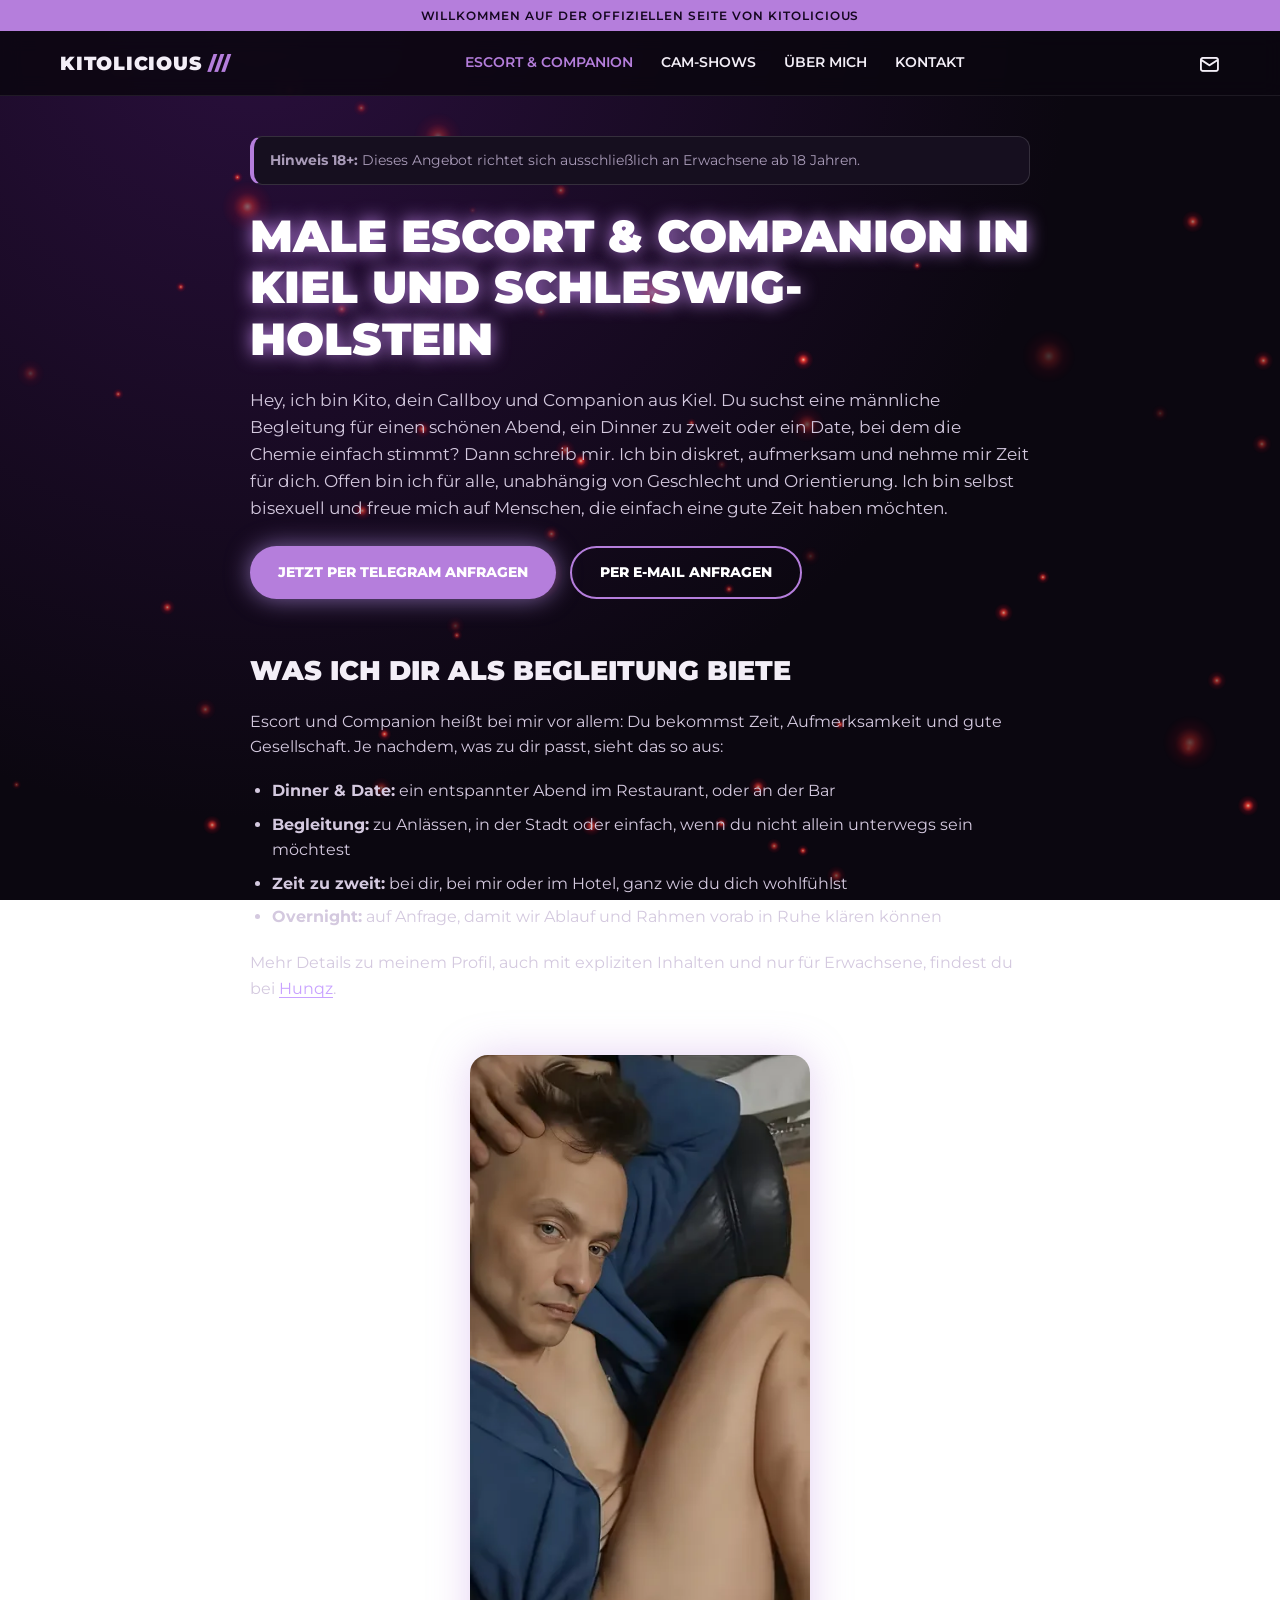
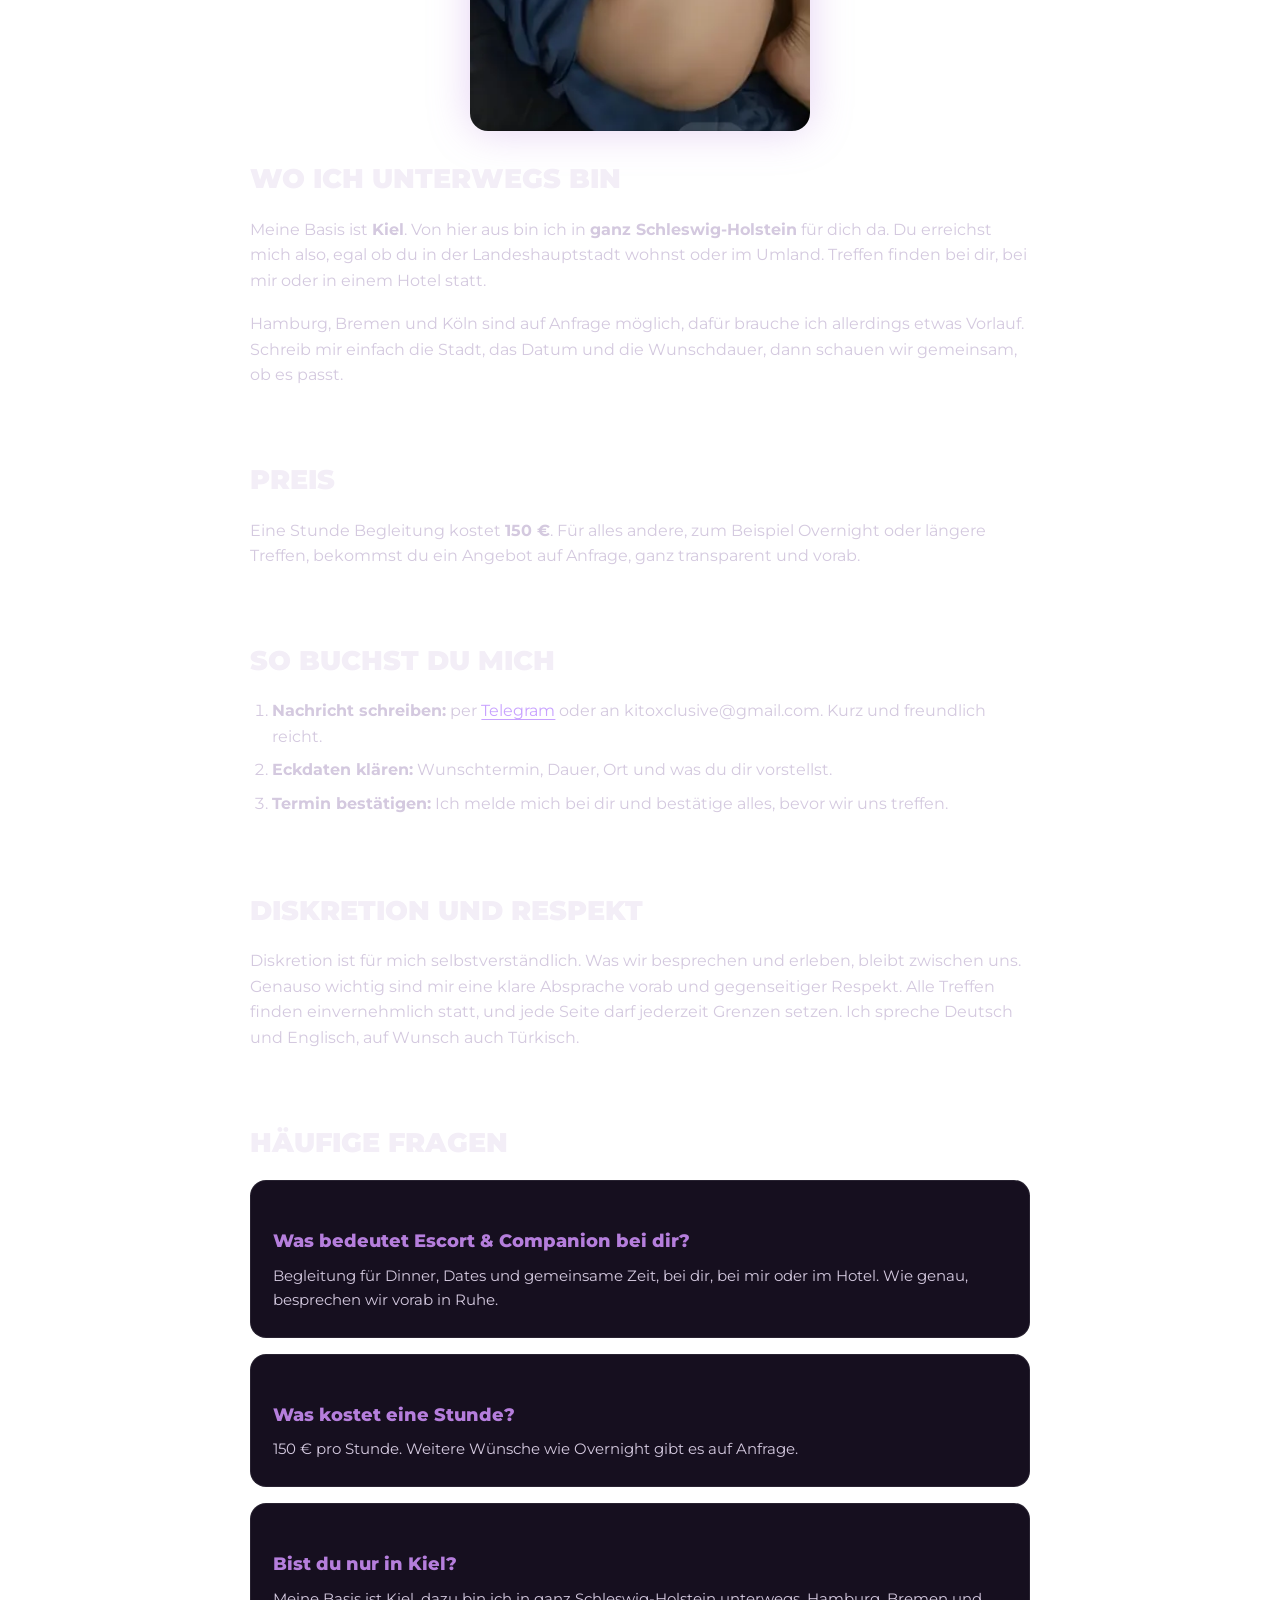
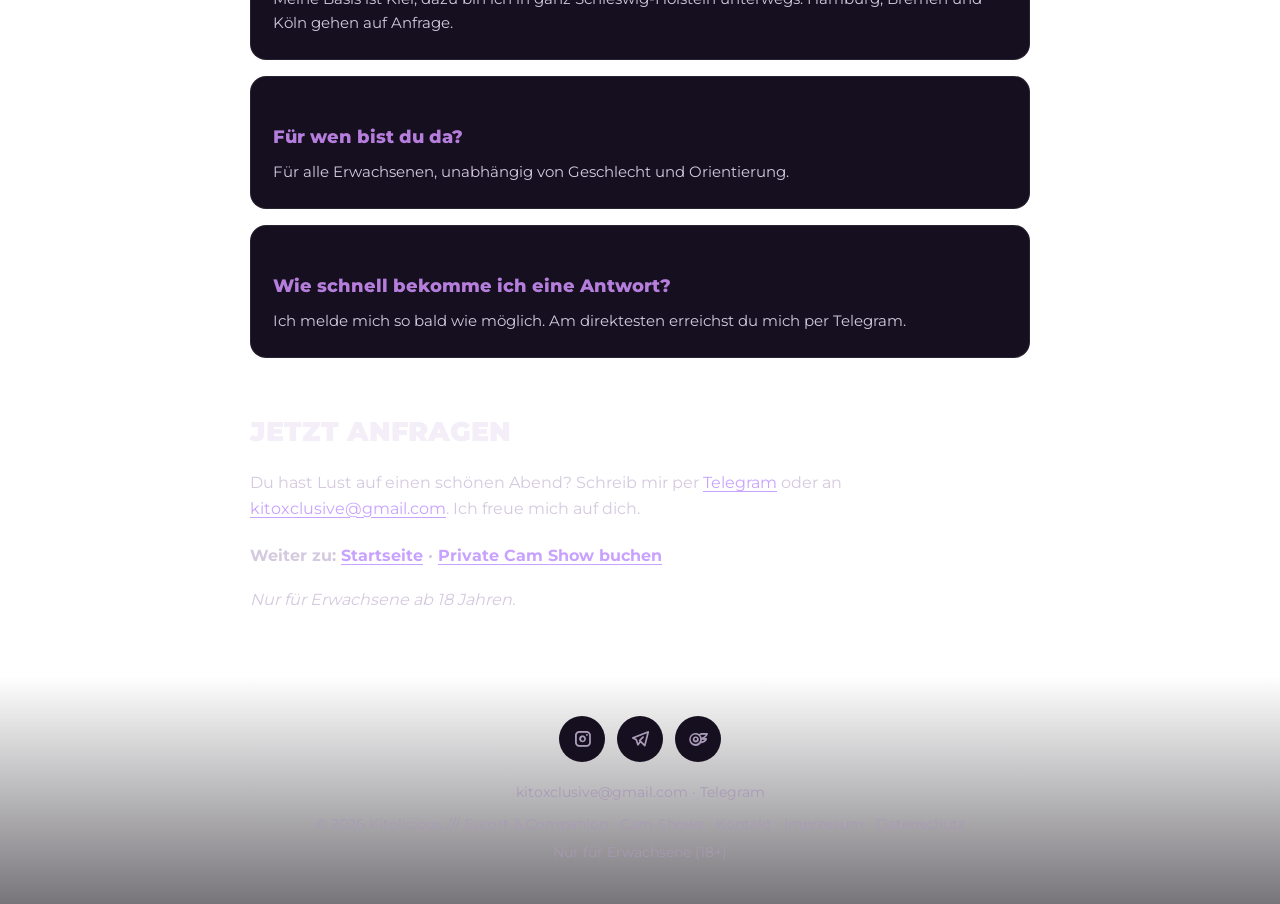
<file: escort-companion-schleswig-holstein/index.html>
<!DOCTYPE html>
<html lang="de"><head><meta charset="utf-8"><meta name="viewport" content="width=device-width,initial-scale=1">
<title>Male Escort Kiel &amp; Schleswig-Holstein | Kitolicious</title>
<meta name="description" content="Diskrete Begleitung für Dinner, Date &amp; Overnight in Kiel und Schleswig-Holstein, Hamburg auf Anfrage. 150 €/Std. Anfrage per Telegram/E-Mail. 18+">
<meta name="robots" content="index,follow,max-image-preview:large"><meta name="rating" content="adult"><meta name="age-de-meta-label" content="age=18 hash: v=1.0 kind=sl protocol=all"><link rel="age-de-meta-label" href="/age-de.xml">
<link rel="canonical" href="https://kitolicious.de/escort-companion-schleswig-holstein/">
<meta property="og:type" content="website"><meta property="og:site_name" content="Kitolicious"><meta property="og:locale" content="de_DE">
<meta property="og:title" content="Male Escort Kiel &amp; Schleswig-Holstein | Kitolicious"><meta property="og:description" content="Diskrete Begleitung für Dinner, Date &amp; Overnight in Kiel und Schleswig-Holstein, Hamburg auf Anfrage. 150 €/Std. Anfrage per Telegram/E-Mail. 18+"><meta property="og:url" content="https://kitolicious.de/escort-companion-schleswig-holstein/">
<meta property="og:image" content="https://kitolicious.de/img/og-kitolicious.jpg"><meta property="og:image:type" content="image/jpeg"><meta property="og:image:width" content="1200"><meta property="og:image:height" content="630"><meta property="og:image:alt" content="Neon-Schriftzug „Sex is Art“ – Kitolicious">
<meta name="twitter:card" content="summary_large_image"><meta name="twitter:title" content="Male Escort Kiel &amp; Schleswig-Holstein | Kitolicious"><meta name="twitter:description" content="Diskrete Begleitung für Dinner, Date &amp; Overnight in Kiel und Schleswig-Holstein, Hamburg auf Anfrage. 150 €/Std. Anfrage per Telegram/E-Mail. 18+"><meta name="twitter:image" content="https://kitolicious.de/img/og-kitolicious.jpg"><meta name="twitter:image:alt" content="Neon-Schriftzug „Sex is Art“ – Kitolicious">
<script type="application/ld+json">{"@context": "https://schema.org", "@graph": [{"@type": "WebPage", "@id": "https://kitolicious.de/escort-companion-schleswig-holstein/#webpage", "url": "https://kitolicious.de/escort-companion-schleswig-holstein/", "name": "Male Escort Kiel & Schleswig-Holstein | Kitolicious", "inLanguage": "de", "isPartOf": {"@id": "https://kitolicious.de/#website"}, "about": {"@id": "https://kitolicious.de/escort-companion-schleswig-holstein/#service"}, "breadcrumb": {"@id": "https://kitolicious.de/escort-companion-schleswig-holstein/#breadcrumb"}}, {"@type": "Service", "@id": "https://kitolicious.de/escort-companion-schleswig-holstein/#service", "serviceType": "Escort & Companion (Begleitung für Dinner, Dates, Overnight auf Anfrage)", "name": "Male Escort & Companion in Kiel und Schleswig-Holstein", "provider": {"@id": "https://kitolicious.de/#service"}, "areaServed": [{"@type": "City", "name": "Kiel"}, {"@type": "AdministrativeArea", "name": "Schleswig-Holstein"}], "audience": {"@type": "Audience", "audienceType": "Erwachsene ab 18 Jahren"}, "offers": {"@type": "Offer", "priceSpecification": {"@type": "UnitPriceSpecification", "price": "150", "priceCurrency": "EUR", "unitText": "Stunde"}, "url": "https://kitolicious.de/escort-companion-schleswig-holstein/"}}, {"@type": "BreadcrumbList", "@id": "https://kitolicious.de/escort-companion-schleswig-holstein/#breadcrumb", "itemListElement": [{"@type": "ListItem", "position": 1, "name": "Startseite", "item": "https://kitolicious.de/"}, {"@type": "ListItem", "position": 2, "name": "Escort & Companion", "item": "https://kitolicious.de/escort-companion-schleswig-holstein/"}]}, {"@type": "FAQPage", "@id": "https://kitolicious.de/escort-companion-schleswig-holstein/#faq", "inLanguage": "de", "mainEntity": [{"@type": "Question", "name": "Was bedeutet Escort & Companion bei dir?", "acceptedAnswer": {"@type": "Answer", "text": "Begleitung für Dinner, Dates und gemeinsame Zeit, bei dir, bei mir oder im Hotel. Wie genau, besprechen wir vorab in Ruhe."}}, {"@type": "Question", "name": "Was kostet eine Stunde?", "acceptedAnswer": {"@type": "Answer", "text": "150 € pro Stunde. Weitere Wünsche wie Overnight gibt es auf Anfrage."}}, {"@type": "Question", "name": "Bist du nur in Kiel?", "acceptedAnswer": {"@type": "Answer", "text": "Meine Basis ist Kiel, dazu bin ich in ganz Schleswig-Holstein unterwegs. Hamburg, Bremen und Köln gehen auf Anfrage."}}, {"@type": "Question", "name": "Für wen bist du da?", "acceptedAnswer": {"@type": "Answer", "text": "Für alle Erwachsenen, unabhängig von Geschlecht und Orientierung."}}, {"@type": "Question", "name": "Wie schnell bekomme ich eine Antwort?", "acceptedAnswer": {"@type": "Answer", "text": "Ich melde mich so bald wie möglich. Am direktesten erreichst du mich per Telegram."}}]}]}</script>
<link rel="preload" href="/fonts/montserrat-latin.woff2" as="font" type="font/woff2" crossorigin>
<link rel="preload" href="/fonts/tabler-icons-subset.woff2" as="font" type="font/woff2" crossorigin>
<link rel="icon" href="/favicon.svg" type="image/svg+xml"><link rel="icon" href="/favicon-32.png" sizes="32x32" type="image/png"><link rel="icon" href="/favicon.ico" sizes="any"><link rel="apple-touch-icon" href="/apple-touch-icon.png"><meta name="theme-color" content="#14061f">
<link rel="stylesheet" href="/style.css?v=8"></head><body class="sub"><canvas id="embers" aria-hidden="true"></canvas>
<div class="topbar">Willkommen auf der offiziellen Seite von Kitolicious</div>
<header><div class="wrap"><a href="/" class="logo">Kitolicious<span> ///</span></a>
<nav aria-label="Hauptnavigation"><a href="/escort-companion-schleswig-holstein/" aria-current="page">Escort &amp; Companion</a><a href="/cam-shows/">Cam-Shows</a><a href="/#about">Über mich</a><a href="/#kontakt">Kontakt</a></nav>
<div class="icons"><a href="/#kontakt" aria-label="Kontakt"><i class="ti ti-mail"></i></a></div></div></header>
<main><div class="wrap tx">
<p class="note18"><strong>Hinweis 18+:</strong> Dieses Angebot richtet sich ausschließlich an Erwachsene ab 18 Jahren.</p>
<h1>Male Escort &amp; Companion in Kiel und Schleswig-Holstein</h1>
<p class="lead">Hey, ich bin Kito, dein Callboy und Companion aus Kiel. Du suchst eine männliche Begleitung für einen schönen Abend, ein Dinner zu zweit oder ein Date, bei dem die Chemie einfach stimmt? Dann schreib mir. Ich bin diskret, aufmerksam und nehme mir Zeit für dich. Offen bin ich für alle, unabhängig von Geschlecht und Orientierung. Ich bin selbst bisexuell und freue mich auf Menschen, die einfach eine gute Zeit haben möchten.</p>
<p class="ctas"><a class="btn" href="https://t.me/kitolicious_official" target="_blank" rel="me noopener">Jetzt per Telegram anfragen</a><a class="btn ghost" href="mailto:kitoxclusive@gmail.com">Per E-Mail anfragen</a></p>
<section><h2>Was ich dir als Begleitung biete</h2><p>Escort und Companion heißt bei mir vor allem: Du bekommst Zeit, Aufmerksamkeit und gute Gesellschaft. Je nachdem, was zu dir passt, sieht das so aus:</p><ul><li><strong>Dinner &amp; Date:</strong> ein entspannter Abend im Restaurant, oder an der Bar</li><li><strong>Begleitung:</strong> zu Anlässen, in der Stadt oder einfach, wenn du nicht allein unterwegs sein möchtest</li><li><strong>Zeit zu zweit:</strong> bei dir, bei mir oder im Hotel, ganz wie du dich wohlfühlst</li><li><strong>Overnight:</strong> auf Anfrage, damit wir Ablauf und Rahmen vorab in Ruhe klären können</li></ul><p>Mehr Details zu meinem Profil, auch mit expliziten Inhalten und nur für Erwachsene, findest du bei <a href="https://www.hunqz.com/escort/Kitolicious" target="_blank" rel="me noopener">Hunqz</a>.</p></section>
<div class="ph2"><picture><source type="image/webp" srcset="/img/kito-sofa-400.webp 400w, /img/kito-sofa-515.webp 515w" sizes="(max-width:760px) 80vw, 340px"><img src="/img/kito-sofa.jpg" width="515" height="1024" loading="lazy" decoding="async" alt="Kito, Male Escort aus Kiel, entspannt auf dem Sofa"></picture></div><section><h2>Wo ich unterwegs bin</h2><p>Meine Basis ist <strong>Kiel</strong>. Von hier aus bin ich in <strong>ganz Schleswig-Holstein</strong> für dich da. Du erreichst mich also, egal ob du in der Landeshauptstadt wohnst oder im Umland. Treffen finden bei dir, bei mir oder in einem Hotel statt.</p><p>Hamburg, Bremen und Köln sind auf Anfrage möglich, dafür brauche ich allerdings etwas Vorlauf. Schreib mir einfach die Stadt, das Datum und die Wunschdauer, dann schauen wir gemeinsam, ob es passt.</p></section>
<section><h2>Preis</h2><p>Eine Stunde Begleitung kostet <strong>150 €</strong>. Für alles andere, zum Beispiel Overnight oder längere Treffen, bekommst du ein Angebot auf Anfrage, ganz transparent und vorab.</p></section>
<section><h2>So buchst du mich</h2><ol><li><strong>Nachricht schreiben:</strong> per <a href="https://t.me/kitolicious_official" target="_blank" rel="me noopener">Telegram</a> oder an kitoxclusive@gmail.com. Kurz und freundlich reicht.</li><li><strong>Eckdaten klären:</strong> Wunschtermin, Dauer, Ort und was du dir vorstellst.</li><li><strong>Termin bestätigen:</strong> Ich melde mich bei dir und bestätige alles, bevor wir uns treffen.</li></ol></section>
<section><h2>Diskretion und Respekt</h2><p>Diskretion ist für mich selbstverständlich. Was wir besprechen und erleben, bleibt zwischen uns. Genauso wichtig sind mir eine klare Absprache vorab und gegenseitiger Respekt. Alle Treffen finden einvernehmlich statt, und jede Seite darf jederzeit Grenzen setzen. Ich spreche Deutsch und Englisch, auf Wunsch auch Türkisch.</p></section>
<section><h2>Häufige Fragen</h2><div class="faq-grid"><div class="qa"><h3>Was bedeutet Escort &amp; Companion bei dir?</h3><p>Begleitung für Dinner, Dates und gemeinsame Zeit, bei dir, bei mir oder im Hotel. Wie genau, besprechen wir vorab in Ruhe.</p></div><div class="qa"><h3>Was kostet eine Stunde?</h3><p>150 € pro Stunde. Weitere Wünsche wie Overnight gibt es auf Anfrage.</p></div><div class="qa"><h3>Bist du nur in Kiel?</h3><p>Meine Basis ist Kiel, dazu bin ich in ganz Schleswig-Holstein unterwegs. Hamburg, Bremen und Köln gehen auf Anfrage.</p></div><div class="qa"><h3>Für wen bist du da?</h3><p>Für alle Erwachsenen, unabhängig von Geschlecht und Orientierung.</p></div><div class="qa"><h3>Wie schnell bekomme ich eine Antwort?</h3><p>Ich melde mich so bald wie möglich. Am direktesten erreichst du mich per Telegram.</p></div></div></section>
<section><h2>Jetzt anfragen</h2><p>Du hast Lust auf einen schönen Abend? Schreib mir per <a href="https://t.me/kitolicious_official" target="_blank" rel="me noopener">Telegram</a> oder an <a href="mailto:kitoxclusive@gmail.com">kitoxclusive@gmail.com</a>. Ich freue mich auf dich.</p><p class="weiter">Weiter zu: <a href="/">Startseite</a> · <a href="/cam-shows/">Private Cam Show buchen</a></p><p class="vh18"><em>Nur für Erwachsene ab 18 Jahren.</em></p></section>
</div></main>
<footer><div class="wrap"><div class="soc" id="soc"><a href="https://www.instagram.com/kitoxxclusive" target="_blank" rel="me noopener" aria-label="Instagram"><i class="ti ti-brand-instagram"></i></a><a href="https://t.me/kitolicious_official" target="_blank" rel="me noopener" aria-label="Telegram"><i class="ti ti-brand-telegram"></i></a><a href="https://onlyfans.com/kitoxtra" target="_blank" rel="me noopener" aria-label="OnlyFans"><i class="ti ti-brand-onlyfans"></i></a></div>
<p><a href="mailto:kitoxclusive@gmail.com">kitoxclusive@gmail.com</a> · <a href="https://t.me/kitolicious_official" target="_blank" rel="me noopener">Telegram</a></p>
<p style="margin-top:10px">© <span id="yr">2026</span> Kitolicious /// <a href="/escort-companion-schleswig-holstein/">Escort &amp; Companion</a> · <a href="/cam-shows/">Cam-Shows</a> · <a href="/#kontakt">Kontakt</a> · <a href="/impressum.html">Impressum</a> · <a href="/datenschutz.html">Datenschutz</a></p>
<p style="margin-top:6px;opacity:.8">Nur für Erwachsene (18+)</p></div></footer>
<script>document.getElementById("yr").textContent=new Date().getFullYear()</script><script src="/js/embers.js" defer></script></body></html>
</file>
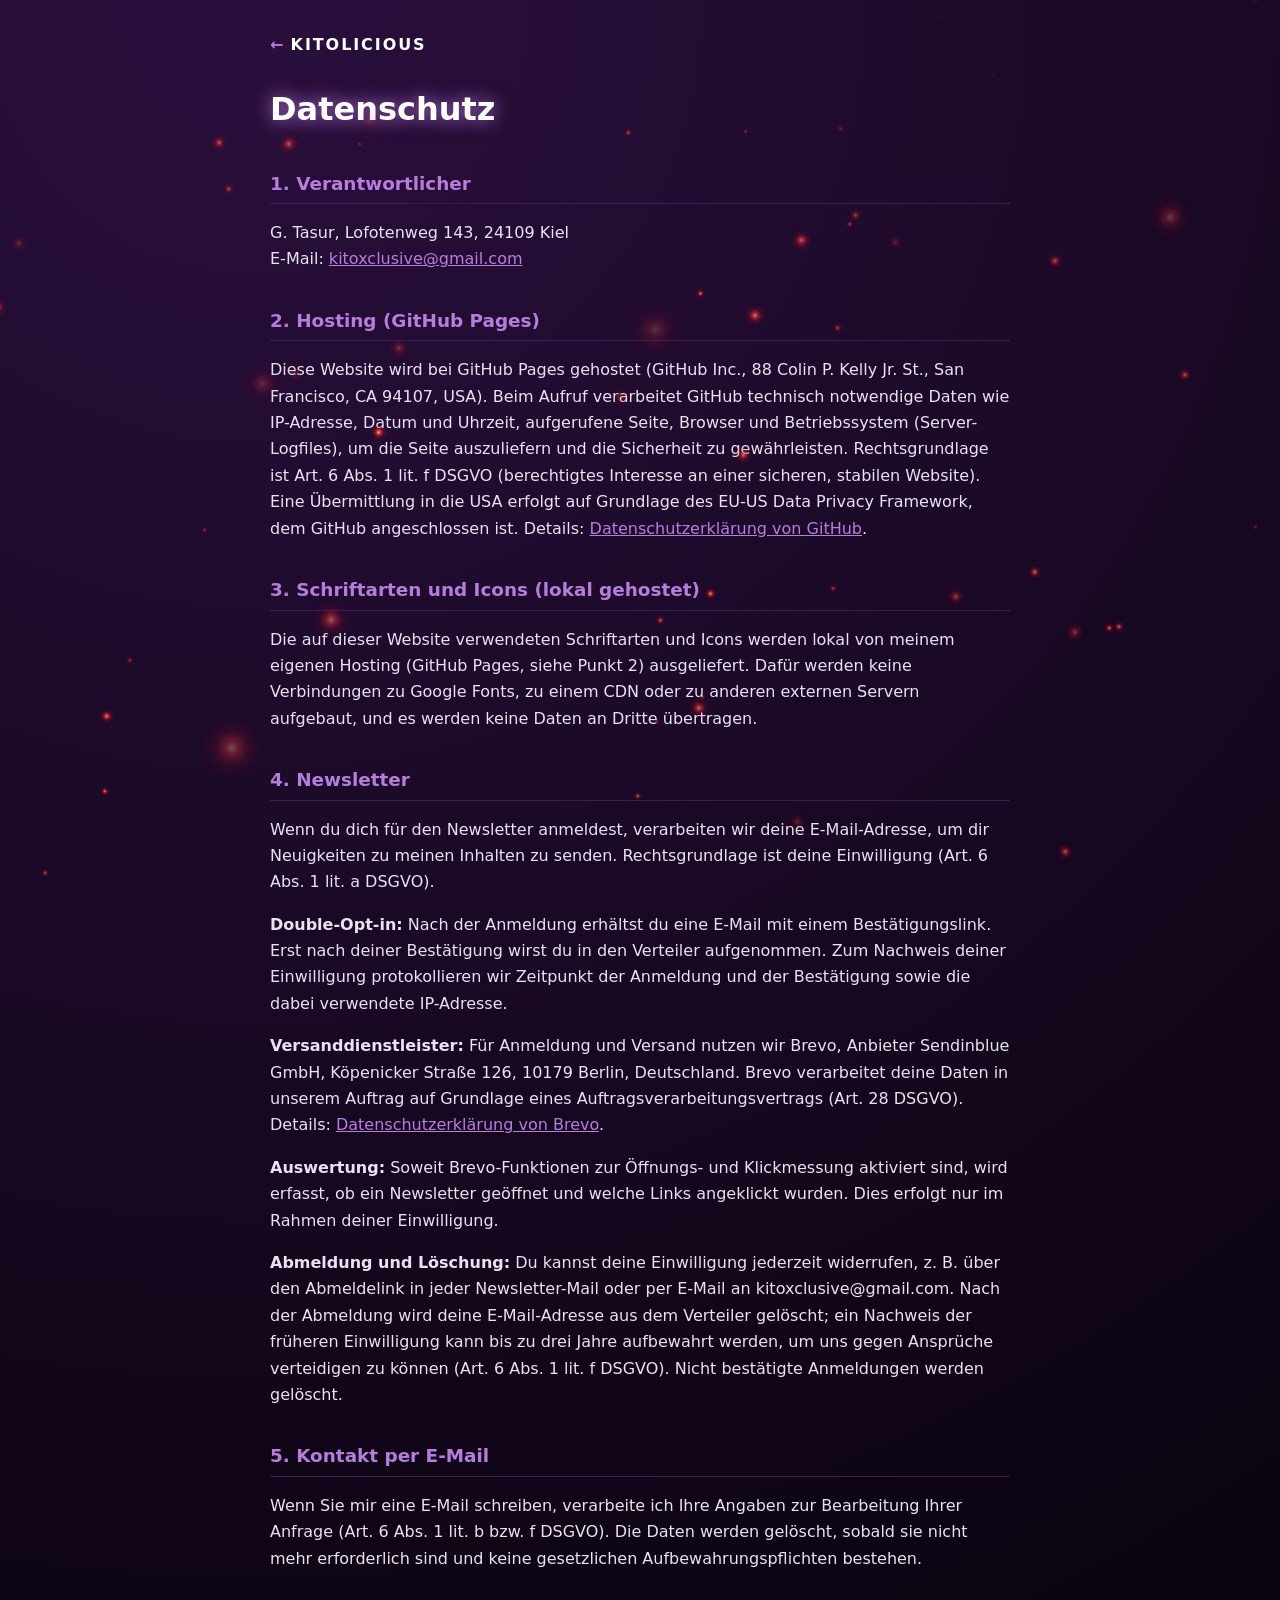
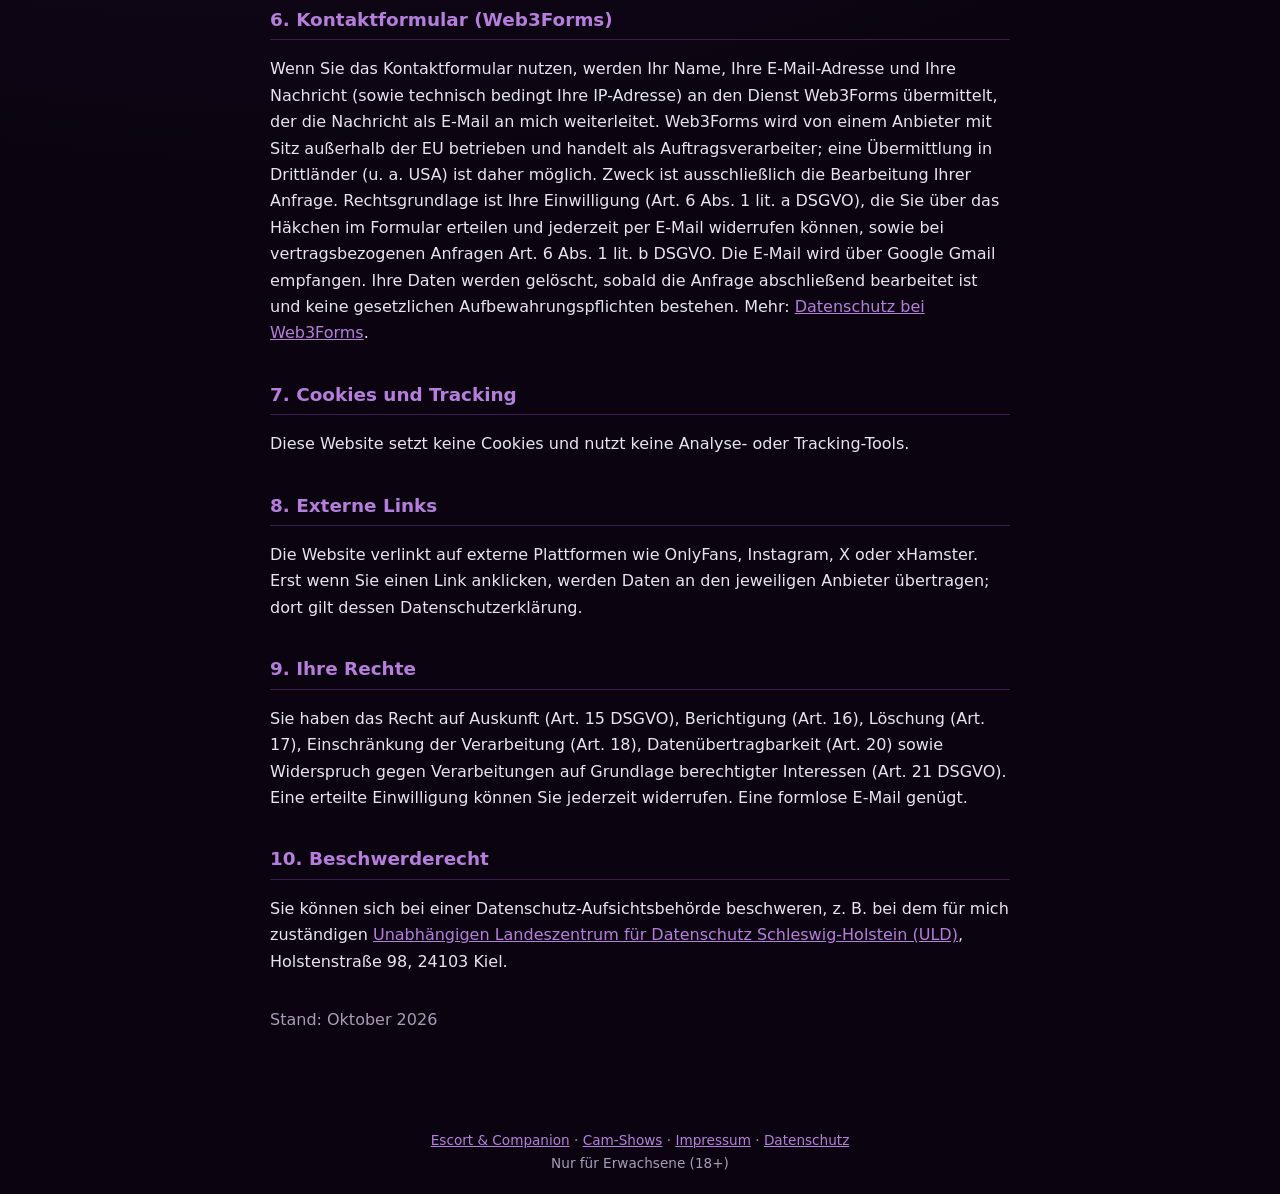
<file: datenschutz.html>
<!DOCTYPE html><html lang="de"><head><meta charset="utf-8"><meta name="viewport" content="width=device-width,initial-scale=1"><title>Datenschutz – Kitolicious</title><meta name="description" content="Datenschutzerklärung von Kitolicious (kitolicious.de): Informationen zur Verarbeitung personenbezogener Daten, Kontakt, Newsletter und deine Rechte."><meta name="robots" content="noindex,follow"><meta name="rating" content="adult"><meta name="age-de-meta-label" content="age=18 hash: v=1.0 kind=sl protocol=all"><link rel="age-de-meta-label" href="/age-de.xml"><link rel="canonical" href="https://kitolicious.de/datenschutz.html"><link rel="icon" href="/favicon.svg" type="image/svg+xml"><meta name="theme-color" content="#14061f"><style>:root{--a:#b57edc;--bg:#0b0410}*{box-sizing:border-box}body{margin:0;background:radial-gradient(circle at 20% 0,#2a0f3d,var(--bg) 60%);color:#e9e2f0;font:16px/1.65 system-ui,-apple-system,"Segoe UI",Roboto,sans-serif;min-height:100vh}main{max-width:780px;margin:0 auto;padding:32px 20px 60px}a{color:var(--a)}h1{font-size:2rem;margin:.2em 0 .6em;color:#fff;text-shadow:0 0 18px var(--a)}h2{font-size:1.15rem;color:var(--a);margin-top:1.8em;border-bottom:1px solid #3b1d52;padding-bottom:4px}.back{display:inline-block;margin-bottom:18px;text-decoration:none;font-weight:700;letter-spacing:.05em}.brand{font-weight:900;letter-spacing:.12em;color:#fff}footer{text-align:center;font-size:.85rem;color:#a99bb8;padding:20px}</style></head><body><canvas id="embers" aria-hidden="true" style="position:fixed;inset:0;width:100%;height:100%;z-index:0;pointer-events:none"></canvas><main><a class="back" href="/">← <span class="brand">KITOLICIOUS</span></a><h1>Datenschutz</h1><h2>1. Verantwortlicher</h2><p>G. Tasur, Lofotenweg 143, 24109 Kiel<br>E-Mail: <a href="mailto:kitoxclusive@gmail.com">kitoxclusive@gmail.com</a></p>
<h2>2. Hosting (GitHub Pages)</h2><p>Diese Website wird bei GitHub Pages gehostet (GitHub Inc., 88 Colin P. Kelly Jr. St., San Francisco, CA 94107, USA). Beim Aufruf verarbeitet GitHub technisch notwendige Daten wie IP-Adresse, Datum und Uhrzeit, aufgerufene Seite, Browser und Betriebssystem (Server-Logfiles), um die Seite auszuliefern und die Sicherheit zu gewährleisten. Rechtsgrundlage ist Art. 6 Abs. 1 lit. f DSGVO (berechtigtes Interesse an einer sicheren, stabilen Website). Eine Übermittlung in die USA erfolgt auf Grundlage des EU-US Data Privacy Framework, dem GitHub angeschlossen ist. Details: <a href="https://docs.github.com/de/site-policy/privacy-policies/github-general-privacy-statement" rel="noopener">Datenschutzerklärung von GitHub</a>.</p>
<h2>3. Schriftarten und Icons (lokal gehostet)</h2><p>Die auf dieser Website verwendeten Schriftarten und Icons werden lokal von meinem eigenen Hosting (GitHub Pages, siehe Punkt 2) ausgeliefert. Dafür werden keine Verbindungen zu Google Fonts, zu einem CDN oder zu anderen externen Servern aufgebaut, und es werden keine Daten an Dritte übertragen.</p>
<h2 id="newsletter">4. Newsletter</h2><p>Wenn du dich für den Newsletter anmeldest, verarbeiten wir deine E-Mail-Adresse, um dir Neuigkeiten zu meinen Inhalten zu senden. Rechtsgrundlage ist deine Einwilligung (Art. 6 Abs. 1 lit. a DSGVO).</p><p><strong>Double-Opt-in:</strong> Nach der Anmeldung erhältst du eine E-Mail mit einem Bestätigungslink. Erst nach deiner Bestätigung wirst du in den Verteiler aufgenommen. Zum Nachweis deiner Einwilligung protokollieren wir Zeitpunkt der Anmeldung und der Bestätigung sowie die dabei verwendete IP-Adresse.</p><p><strong>Versanddienstleister:</strong> Für Anmeldung und Versand nutzen wir Brevo, Anbieter Sendinblue GmbH, Köpenicker Straße 126, 10179 Berlin, Deutschland. Brevo verarbeitet deine Daten in unserem Auftrag auf Grundlage eines Auftragsverarbeitungsvertrags (Art. 28 DSGVO). Details: <a href="https://www.brevo.com/de/legal/privacypolicy/" target="_blank" rel="noopener">Datenschutzerklärung von Brevo</a>.</p><p><strong>Auswertung:</strong> Soweit Brevo-Funktionen zur Öffnungs- und Klickmessung aktiviert sind, wird erfasst, ob ein Newsletter geöffnet und welche Links angeklickt wurden. Dies erfolgt nur im Rahmen deiner Einwilligung.</p><p><strong>Abmeldung und Löschung:</strong> Du kannst deine Einwilligung jederzeit widerrufen, z. B. über den Abmeldelink in jeder Newsletter-Mail oder per E-Mail an kitoxclusive@gmail.com. Nach der Abmeldung wird deine E-Mail-Adresse aus dem Verteiler gelöscht; ein Nachweis der früheren Einwilligung kann bis zu drei Jahre aufbewahrt werden, um uns gegen Ansprüche verteidigen zu können (Art. 6 Abs. 1 lit. f DSGVO). Nicht bestätigte Anmeldungen werden gelöscht.</p>
<h2>5. Kontakt per E-Mail</h2><p>Wenn Sie mir eine E-Mail schreiben, verarbeite ich Ihre Angaben zur Bearbeitung Ihrer Anfrage (Art. 6 Abs. 1 lit. b bzw. f DSGVO). Die Daten werden gelöscht, sobald sie nicht mehr erforderlich sind und keine gesetzlichen Aufbewahrungspflichten bestehen.</p>
<h2>6. Kontaktformular (Web3Forms)</h2><p>Wenn Sie das Kontaktformular nutzen, werden Ihr Name, Ihre E-Mail-Adresse und Ihre Nachricht (sowie technisch bedingt Ihre IP-Adresse) an den Dienst Web3Forms übermittelt, der die Nachricht als E-Mail an mich weiterleitet. Web3Forms wird von einem Anbieter mit Sitz außerhalb der EU betrieben und handelt als Auftragsverarbeiter; eine Übermittlung in Drittländer (u.&nbsp;a. USA) ist daher möglich. Zweck ist ausschließlich die Bearbeitung Ihrer Anfrage. Rechtsgrundlage ist Ihre Einwilligung (Art. 6 Abs. 1 lit. a DSGVO), die Sie über das Häkchen im Formular erteilen und jederzeit per E-Mail widerrufen können, sowie bei vertragsbezogenen Anfragen Art. 6 Abs. 1 lit. b DSGVO. Die E-Mail wird über Google Gmail empfangen. Ihre Daten werden gelöscht, sobald die Anfrage abschließend bearbeitet ist und keine gesetzlichen Aufbewahrungspflichten bestehen. Mehr: <a href="https://web3forms.com/privacy" rel="noopener">Datenschutz bei Web3Forms</a>.</p>
<h2>7. Cookies und Tracking</h2><p>Diese Website setzt keine Cookies und nutzt keine Analyse- oder Tracking-Tools.</p>
<h2>8. Externe Links</h2><p>Die Website verlinkt auf externe Plattformen wie OnlyFans, Instagram, X oder xHamster. Erst wenn Sie einen Link anklicken, werden Daten an den jeweiligen Anbieter übertragen; dort gilt dessen Datenschutzerklärung.</p>
<h2>9. Ihre Rechte</h2><p>Sie haben das Recht auf Auskunft (Art. 15 DSGVO), Berichtigung (Art. 16), Löschung (Art. 17), Einschränkung der Verarbeitung (Art. 18), Datenübertragbarkeit (Art. 20) sowie Widerspruch gegen Verarbeitungen auf Grundlage berechtigter Interessen (Art. 21 DSGVO). Eine erteilte Einwilligung können Sie jederzeit widerrufen. Eine formlose E-Mail genügt.</p>
<h2>10. Beschwerderecht</h2><p>Sie können sich bei einer Datenschutz-Aufsichtsbehörde beschweren, z.&nbsp;B. bei dem für mich zuständigen <a href="https://www.datenschutzzentrum.de" rel="noopener">Unabhängigen Landeszentrum für Datenschutz Schleswig-Holstein (ULD)</a>, Holstenstraße 98, 24103 Kiel.</p>
<p style="margin-top:2em;color:#a99bb8">Stand: Oktober 2026</p></main><footer><a href="/escort-companion-schleswig-holstein/">Escort &amp; Companion</a> · <a href="/cam-shows/">Cam-Shows</a> · <a href="/impressum.html">Impressum</a> · <a href="/datenschutz.html">Datenschutz</a><br>Nur für Erwachsene (18+)</footer><script src="/js/embers.js" defer></script></body></html>
</file>
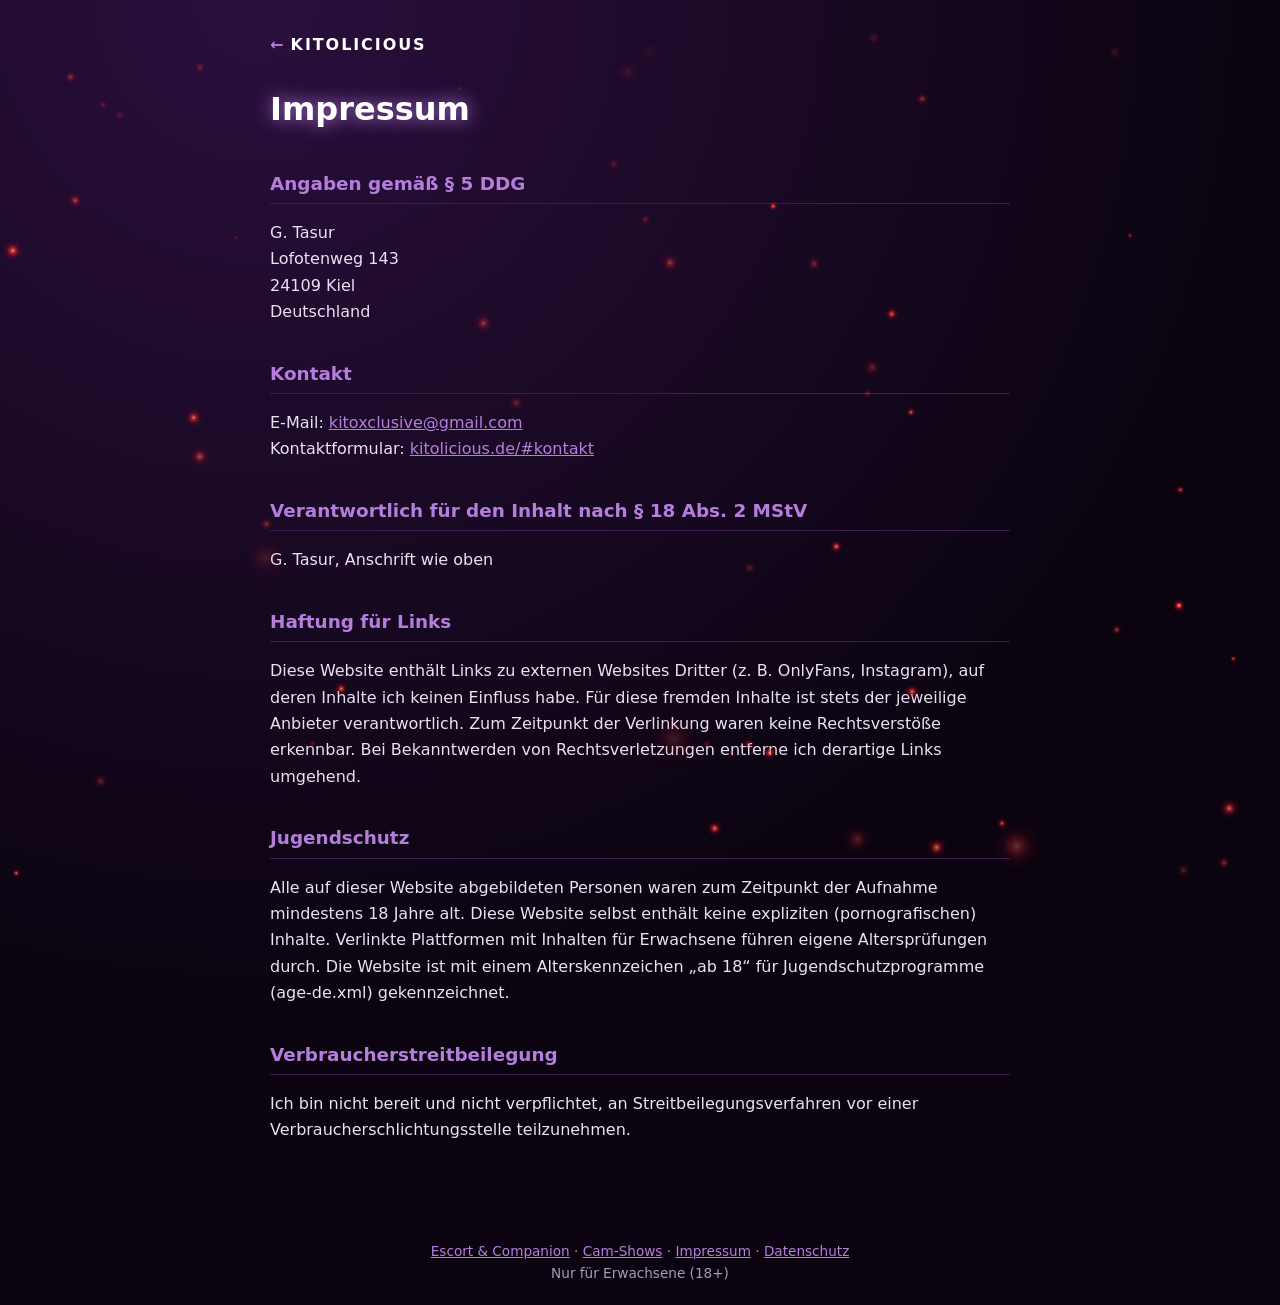
<file: impressum.html>
<!DOCTYPE html><html lang="de"><head><meta charset="utf-8"><meta name="viewport" content="width=device-width,initial-scale=1"><title>Impressum – Kitolicious</title><meta name="description" content="Impressum von Kitolicious (Kito aus Kiel): Anbieterkennzeichnung nach § 5 DDG und Kontakt per E-Mail. Nur für Erwachsene (18+)."><meta name="robots" content="noindex,follow"><meta name="rating" content="adult"><meta name="age-de-meta-label" content="age=18 hash: v=1.0 kind=sl protocol=all"><link rel="age-de-meta-label" href="/age-de.xml"><link rel="canonical" href="https://kitolicious.de/impressum.html"><link rel="icon" href="/favicon.svg" type="image/svg+xml"><meta name="theme-color" content="#14061f"><style>:root{--a:#b57edc;--bg:#0b0410}*{box-sizing:border-box}body{margin:0;background:radial-gradient(circle at 20% 0,#2a0f3d,var(--bg) 60%);color:#e9e2f0;font:16px/1.65 system-ui,-apple-system,"Segoe UI",Roboto,sans-serif;min-height:100vh}main{max-width:780px;margin:0 auto;padding:32px 20px 60px}a{color:var(--a)}h1{font-size:2rem;margin:.2em 0 .6em;color:#fff;text-shadow:0 0 18px var(--a)}h2{font-size:1.15rem;color:var(--a);margin-top:1.8em;border-bottom:1px solid #3b1d52;padding-bottom:4px}.back{display:inline-block;margin-bottom:18px;text-decoration:none;font-weight:700;letter-spacing:.05em}.brand{font-weight:900;letter-spacing:.12em;color:#fff}footer{text-align:center;font-size:.85rem;color:#a99bb8;padding:20px}</style></head><body><canvas id="embers" aria-hidden="true" style="position:fixed;inset:0;width:100%;height:100%;z-index:0;pointer-events:none"></canvas><main><a class="back" href="/">← <span class="brand">KITOLICIOUS</span></a><h1>Impressum</h1><h2>Angaben gemäß § 5 DDG</h2><p>G. Tasur<br>Lofotenweg 143<br>24109 Kiel<br>Deutschland</p>
<h2>Kontakt</h2><p>E-Mail: <a href="mailto:kitoxclusive@gmail.com">kitoxclusive@gmail.com</a><br>Kontaktformular: <a href="/#kontakt">kitolicious.de/#kontakt</a></p>
<h2>Verantwortlich für den Inhalt nach § 18 Abs. 2 MStV</h2><p>G. Tasur, Anschrift wie oben</p>
<h2>Haftung für Links</h2><p>Diese Website enthält Links zu externen Websites Dritter (z.&nbsp;B. OnlyFans, Instagram), auf deren Inhalte ich keinen Einfluss habe. Für diese fremden Inhalte ist stets der jeweilige Anbieter verantwortlich. Zum Zeitpunkt der Verlinkung waren keine Rechtsverstöße erkennbar. Bei Bekanntwerden von Rechtsverletzungen entferne ich derartige Links umgehend.</p>
<h2>Jugendschutz</h2><p>Alle auf dieser Website abgebildeten Personen waren zum Zeitpunkt der Aufnahme mindestens 18 Jahre alt. Diese Website selbst enthält keine expliziten (pornografischen) Inhalte. Verlinkte Plattformen mit Inhalten für Erwachsene führen eigene Altersprüfungen durch. Die Website ist mit einem Alterskennzeichen „ab 18“ für Jugendschutzprogramme (age-de.xml) gekennzeichnet.</p>
<h2>Verbraucherstreitbeilegung</h2><p>Ich bin nicht bereit und nicht verpflichtet, an Streitbeilegungsverfahren vor einer Verbraucherschlichtungsstelle teilzunehmen.</p></main><footer><a href="/escort-companion-schleswig-holstein/">Escort &amp; Companion</a> · <a href="/cam-shows/">Cam-Shows</a> · <a href="/impressum.html">Impressum</a> · <a href="/datenschutz.html">Datenschutz</a><br>Nur für Erwachsene (18+)</footer><script src="/js/embers.js" defer></script></body></html>
</file>
<file: style.css>
@font-face{font-family:"tabler-icons";font-style:normal;font-weight:400;font-display:block;src:url(fonts/tabler-icons-subset.woff2) format("woff2")}
.ti{font-family:"tabler-icons"!important;speak:none;font-style:normal;font-weight:normal;font-variant:normal;text-transform:none;line-height:1;-webkit-font-smoothing:antialiased;-moz-osx-font-smoothing:grayscale}
.ti-brand-instagram:before{content:"\ec20"}
.ti-brand-onlyfans:before{content:"\f605"}
.ti-brand-telegram:before{content:"\ec26"}
.ti-device-tv:before{content:"\ea8d"}
.ti-flame:before{content:"\ec2c"}
.ti-mail:before{content:"\eae5"}
.ti-player-play:before{content:"\ed46"}
.ti-star:before{content:"\eb2e"}
@font-face{font-family:"Kaushan Script";font-style:normal;font-weight:400;font-display:swap;src:url(fonts/kaushan-script-latin-ext.woff2) format("woff2");unicode-range:U+0100-02BA, U+02BD-02C5, U+02C7-02CC, U+02CE-02D7, U+02DD-02FF, U+0304, U+0308, U+0329, U+1D00-1DBF, U+1E00-1E9F, U+1EF2-1EFF, U+2020, U+20A0-20AB, U+20AD-20C4, U+2113, U+2C60-2C7F, U+A720-A7FF}
@font-face{font-family:"Kaushan Script";font-style:normal;font-weight:400;font-display:swap;src:url(fonts/kaushan-script-latin.woff2) format("woff2");unicode-range:U+0000-00FF, U+0131, U+0152-0153, U+02BB-02BC, U+02C6, U+02DA, U+02DC, U+0304, U+0308, U+0329, U+2000-206F, U+20AC, U+2122, U+2191, U+2193, U+2212, U+2215, U+FEFF, U+FFFD}
@font-face{font-family:"Nunito";font-style:normal;font-weight:900;font-display:swap;src:url(fonts/nunito-latin-ext.woff2) format("woff2");unicode-range:U+0100-02BA, U+02BD-02C5, U+02C7-02CC, U+02CE-02D7, U+02DD-02FF, U+0304, U+0308, U+0329, U+1D00-1DBF, U+1E00-1E9F, U+1EF2-1EFF, U+2020, U+20A0-20AB, U+20AD-20C4, U+2113, U+2C60-2C7F, U+A720-A7FF}
@font-face{font-family:"Nunito";font-style:normal;font-weight:900;font-display:swap;src:url(fonts/nunito-latin.woff2) format("woff2");unicode-range:U+0000-00FF, U+0131, U+0152-0153, U+02BB-02BC, U+02C6, U+02DA, U+02DC, U+0304, U+0308, U+0329, U+2000-206F, U+20AC, U+2122, U+2191, U+2193, U+2212, U+2215, U+FEFF, U+FFFD}
@font-face{font-family:"Montserrat";font-style:normal;font-weight:400 900;font-display:swap;src:url(fonts/montserrat-latin-ext.woff2) format("woff2");unicode-range:U+0100-02BA, U+02BD-02C5, U+02C7-02CC, U+02CE-02D7, U+02DD-02FF, U+0304, U+0308, U+0329, U+1D00-1DBF, U+1E00-1E9F, U+1EF2-1EFF, U+2020, U+20A0-20AB, U+20AD-20C4, U+2113, U+2C60-2C7F, U+A720-A7FF}
@font-face{font-family:"Montserrat";font-style:normal;font-weight:400 900;font-display:swap;src:url(fonts/montserrat-latin.woff2) format("woff2");unicode-range:U+0000-00FF, U+0131, U+0152-0153, U+02BB-02BC, U+02C6, U+02DA, U+02DC, U+0304, U+0308, U+0329, U+2000-206F, U+20AC, U+2122, U+2191, U+2193, U+2212, U+2215, U+FEFF, U+FFFD}
:root{--a:#b57edc;--bg:#0b0710;--card:#160f1f;--t:#f3eef7;--m:#a99bb8}
*{box-sizing:border-box;margin:0;padding:0}
body{font-family:Montserrat,system-ui,sans-serif;background:var(--bg);color:var(--t);line-height:1.6}
a{color:inherit;text-decoration:none}img{display:block;width:100%;height:100%;object-fit:cover}
.wrap{max-width:1200px;margin:0 auto;padding:0 20px}
.topbar{background:var(--a);color:#14061f;text-align:center;font-size:.75rem;font-weight:600;padding:6px;letter-spacing:.08em;text-transform:uppercase}
header{position:sticky;top:0;z-index:10;background:rgba(11,7,16,.85);backdrop-filter:blur(10px);border-bottom:1px solid #ffffff14}
header .wrap{display:flex;align-items:center;justify-content:space-between;height:64px}
.logo{font-weight:900;font-size:1.2rem;letter-spacing:.04em;text-transform:uppercase}.logo span{color:var(--a)}
nav{display:none;gap:28px;font-size:.85rem;font-weight:600;text-transform:uppercase}nav a:hover{color:var(--a)}
.icons{display:flex;gap:14px;font-size:1.4rem}
.hero:after{content:"";position:absolute;inset:0;background:linear-gradient(180deg,transparent 50%,var(--bg) 100%);pointer-events:none}picture{display:contents}.ti{display:inline-block;min-width:1em;min-height:1em;line-height:1;vertical-align:-.125em}
.btn:hover{background:#c8a2ff;color:#1a0b2e}.btn{display:inline-flex;align-items:center;gap:8px;background:var(--a);color:#fff;font-weight:800;text-transform:uppercase;padding:14px 28px;border-radius:999px;font-size:.85rem;box-shadow:0 0 24px #c8a2ff99;transition:transform .3s ease-out,opacity .3s ease-out}
.btn:hover{transform:translateY(-2px) scale(1.03)}.btn.ghost{background:transparent;border:2px solid var(--a);box-shadow:none}
section{padding:70px 0}h2{font-size:clamp(1.6rem,5vw,2.4rem);font-weight:900;text-transform:uppercase;margin-bottom:30px;text-align:center}h2 span{color:var(--a)}
.grid{display:grid;grid-template-columns:repeat(2,1fr);gap:14px}
.p{background:var(--card);border-radius:14px;overflow:hidden;transition:transform .4s ease-out}.p:hover{transform:translateY(-6px)}
.p .im{aspect-ratio:3/4;position:relative;overflow:hidden}.p .im img{transition:transform .6s ease-out}.p:hover .im img{transform:scale(1.06)}
.badge{position:absolute;top:10px;left:10px;background:var(--a);color:#fff;font-size:.7rem;font-weight:800;padding:4px 10px;border-radius:99px;text-transform:uppercase}.badge.out{background:#555}
.p .d{padding:14px}.p h3{font-size:.85rem;font-weight:800;text-transform:uppercase}.p .pr{color:var(--a);font-weight:800;margin-top:4px}
.about{display:grid;gap:30px;align-items:center}.about .ph{aspect-ratio:4/5;border-radius:18px;overflow:hidden;box-shadow:0 0 40px color-mix(in srgb,var(--a) 35%,transparent)}
.about p{color:var(--m);margin-bottom:20px}.about h2{text-align:left}
.news{background:var(--card);border-radius:20px;padding:40px 24px;text-align:center}.news p{color:var(--m);margin-bottom:20px}
.news form{display:flex;flex-direction:column;gap:10px;max-width:480px;margin:0 auto}
.news form{flex-wrap:wrap}.nl-ok{display:flex;gap:10px;align-items:flex-start;text-align:left;font-size:.85rem;color:var(--m);flex-basis:100%;cursor:pointer}.nl-ok input{margin-top:3px;flex:none;accent-color:#c8a2ff}.nl-ok a{color:#c8a2ff}.nl-hp{position:absolute!important;left:-9999px;width:1px;height:1px;opacity:0}.nl-msg{flex-basis:100%;margin:0!important}.nl-msg:empty{display:none}.news input[type=email]{padding:14px 18px;border-radius:999px;border:1px solid #ffffff22;background:#0b0710;color:#fff;font:inherit}
footer{border-top:1px solid #ffffff14;padding:40px 0;text-align:center;color:var(--m);font-size:.85rem}
.soc{display:flex;justify-content:center;gap:12px;margin-bottom:20px;flex-wrap:wrap}
.soc a{width:46px;height:46px;border-radius:50%;display:grid;place-items:center;background:var(--card);font-size:1.3rem;transition:transform .3s ease-out}.soc a:hover{transform:translateY(-3px);color:var(--a)}
.lk{display:grid;gap:14px;max-width:560px;margin:0 auto}.lk a{display:flex;align-items:center;justify-content:center;gap:10px;padding:16px 20px;border-radius:999px;border:2px solid var(--a);background:var(--card);font-weight:800;text-transform:uppercase;letter-spacing:.06em;box-shadow:0 0 18px color-mix(in srgb,var(--a) 45%,transparent);transition:transform .3s ease-out}.lk a:hover{transform:translateY(-3px) scale(1.02)}.lk i{font-size:1.3rem;color:var(--a)}
.rv{opacity:0;transform:translateY(24px);transition:opacity .6s ease-out,transform .6s ease-out}.rv.in{opacity:1;transform:none}
@media(min-width:768px){nav{display:flex}.grid{grid-template-columns:repeat(4,1fr);gap:20px}.about{grid-template-columns:1fr 1fr}.news form{flex-direction:row}.news input[type=email]{flex:1}}
@media(prefers-reduced-motion:reduce){*{animation:none!important;transition:none!important}.rv{opacity:1;transform:none}}

/* Hero: Neon-Look */
body>section:not(.hero),footer{position:relative}body>section#exklusiv:before,body>section#about:before,body>section#kontakt:before{content:"";position:absolute;inset:0;z-index:-1;pointer-events:none;background:linear-gradient(180deg,transparent,rgba(48,14,58,.28) 50%,transparent)}
footer{border-top:0;background:linear-gradient(180deg,transparent,rgba(8,4,12,.55))}
.hero{position:relative;min-height:max(80vh,640px);display:flex;align-items:center;justify-content:center;overflow:hidden;isolation:isolate;background:radial-gradient(ellipse 90% 60% at 50% 38%,rgba(27,10,18,.62) 0%,rgba(10,4,8,.35) 60%,transparent 100%)}
.hero:after{content:"";position:absolute;inset:0;background:linear-gradient(180deg,rgba(11,7,16,.5) 0,transparent 16%);pointer-events:none;z-index:1}
.hero .wrap{position:relative;z-index:2;width:100%;max-width:1100px;margin:0 auto;padding:70px 20px 64px;text-align:center;display:flex;flex-direction:column;align-items:center}
#embers{position:fixed;inset:0;width:100%;height:100%;z-index:-1;pointer-events:none}
.smoke{position:absolute;inset:0;z-index:0;pointer-events:none;overflow:hidden;-webkit-mask-image:linear-gradient(180deg,transparent 0,#000 14%,#000 66%,transparent 100%);mask-image:linear-gradient(180deg,transparent 0,#000 14%,#000 66%,transparent 100%)}
.smoke{--g1:url("data:image/svg+xml,%3Csvg xmlns='http://www.w3.org/2000/svg' width='600' height='600'%3E%3Cfilter id='f' x='0' y='0' width='100%25' height='100%25'%3E%3CfeTurbulence type='fractalNoise' baseFrequency='.006 .012' numOctaves='5' seed='7'/%3E%3CfeColorMatrix values='0 0 0 0 .62 0 0 0 0 .45 0 0 0 0 .66 0 0 0 2.6 -1.15'/%3E%3C/filter%3E%3Crect width='600' height='600' filter='url(%23f)'/%3E%3C/svg%3E");--g2:url("data:image/svg+xml,%3Csvg xmlns='http://www.w3.org/2000/svg' width='600' height='600'%3E%3Cfilter id='f' x='0' y='0' width='100%25' height='100%25'%3E%3CfeTurbulence type='fractalNoise' baseFrequency='.006 .012' numOctaves='5' seed='7'/%3E%3CfeColorMatrix values='0 0 0 0 .78 0 0 0 0 .3 0 0 0 0 .4 0 0 0 2.6 -1.15'/%3E%3C/filter%3E%3Crect width='600' height='600' filter='url(%23f)'/%3E%3C/svg%3E")}
.smoke span{position:absolute;display:block;left:var(--l);top:var(--t);width:var(--w);height:calc(var(--w)*.72);margin-left:calc(var(--w)/-2);background:var(--g1) var(--bp,center)/cover;-webkit-mask-image:radial-gradient(closest-side,#000 22%,transparent 100%);mask-image:radial-gradient(closest-side,#000 22%,transparent 100%);opacity:.4;will-change:transform,opacity,translate,scale,rotate;animation:wrise var(--d) linear var(--dl) infinite,wbreathe var(--b) ease-in-out var(--dl) infinite alternate}
.smoke span.r{background-image:var(--g2)}.smoke span.f{transform:scaleX(-1)}
.smoke span:nth-of-type(1){--l:14%;--t:8%;--w:clamp(300px,58vw,760px);--d:26s;--dl:-4s;--b:11s;--bp:20% 30%}
.smoke span:nth-of-type(2){--l:86%;--t:6%;--w:clamp(300px,58vw,760px);--d:30s;--dl:-17s;--b:13s;--bp:70% 60%}
.smoke span:nth-of-type(3){--l:50%;--t:34%;--w:clamp(340px,70vw,900px);--d:22s;--dl:-9s;--b:9s;--bp:45% 10%}
.smoke span:nth-of-type(4){--l:28%;--t:48%;--w:clamp(260px,46vw,620px);--d:19s;--dl:-13s;--b:10s;--bp:80% 80%}
.smoke span:nth-of-type(5){--l:74%;--t:44%;--w:clamp(260px,46vw,620px);--d:24s;--dl:-1s;--b:12s;--bp:10% 70%}
.smoke span:nth-of-type(6){--l:50%;--t:14%;--w:clamp(320px,64vw,840px);--d:29s;--dl:-22s;--b:14s;--bp:60% 40%}
@keyframes wrise{0%{translate:0 38vh;opacity:0}14%{opacity:.42}25%{translate:3vmax 17vh}50%{translate:-2.5vmax -4vh;opacity:.36}75%{translate:2.5vmax -22vh;opacity:.42}86%{opacity:.3}100%{translate:0 -42vh;opacity:0}}
@keyframes wbreathe{0%{scale:.88;rotate:-6deg}100%{scale:1.2;rotate:7deg}}
@media(max-width:640px){.smoke span:nth-of-type(5),.smoke span:nth-of-type(6){display:none}}
@media(prefers-reduced-motion:reduce){.smoke span{animation:none!important;translate:none;scale:1;rotate:0deg;opacity:.4}}
.smoke i{position:absolute;display:block;border-radius:50%;filter:blur(38px);opacity:.5;will-change:transform}
.smoke i:nth-child(1){width:60vmax;height:44vmax;left:-22vmax;top:-10vmax;background:radial-gradient(closest-side,rgba(120,70,110,.55),transparent 72%);animation:sm1 26s ease-in-out infinite alternate}
.smoke i:nth-child(2){width:56vmax;height:42vmax;right:-22vmax;top:-6vmax;background:radial-gradient(closest-side,rgba(95,60,120,.5),transparent 72%);animation:sm2 31s ease-in-out infinite alternate}
.smoke i:nth-child(3){width:70vmax;height:30vmax;left:50%;margin-left:-35vmax;top:22%;background:radial-gradient(closest-side,rgba(150,20,40,.35),transparent 72%);animation:sm3 22s ease-in-out infinite alternate}
@keyframes sm1{to{transform:translate3d(9vmax,5vmax,0) scale(1.15)}}@keyframes sm2{to{transform:translate3d(-8vmax,7vmax,0) scale(1.12)}}@keyframes sm3{to{transform:translate3d(3vmax,-2vmax,0) scale(1.1);opacity:.35}}
.stage{position:relative;width:100%;display:flex;flex-direction:column;align-items:center}
.sc{position:relative;width:100%;display:flex;justify-content:center}
.script{position:relative;z-index:0;font-family:"Kaushan Script",cursive;font-weight:400;font-size:clamp(3.4rem,18vw,9.5rem);line-height:1.25;letter-spacing:.005em;white-space:nowrap;color:#ffe3dc;-webkit-text-stroke:.025em #ff2a3a;paint-order:stroke fill;text-shadow:0 -.02em .01em rgba(255,255,255,.9),0 0 .04em #ffd6c8,0 0 .12em rgba(255,80,80,.95),0 0 .3em rgba(255,30,45,.85),0 0 .65em rgba(255,0,30,.55);transform:rotate(-5deg) skewX(-6deg)}
.script::before{content:attr(data-t);position:absolute;inset:0;z-index:-1;-webkit-text-stroke:.07em #ff1030;color:transparent;text-shadow:0 0 .35em #ff1030,0 0 .9em rgba(255,10,40,.75);animation:pulse 3.6s ease-in-out infinite}
.script::after{content:attr(data-t);position:absolute;inset:0;z-index:-1;color:#ff6a60;-webkit-text-stroke:.07em #ff1a2a;transform:scaleY(-.5);transform-origin:50% 80%;opacity:.5;filter:blur(2px);-webkit-mask-image:linear-gradient(180deg,transparent 25%,#000 88%);mask-image:linear-gradient(180deg,transparent 25%,#000 88%);pointer-events:none}
@keyframes pulse{0%,100%{opacity:.8}45%{opacity:1}50%{opacity:.86}58%{opacity:1}}
.name{position:relative;isolation:isolate;margin-top:.35rem;font-family:Nunito,Montserrat,system-ui,sans-serif;font-weight:900;font-size:clamp(2.6rem,13.2vw,7.4rem);line-height:1.05;letter-spacing:.02em;text-transform:uppercase;white-space:nowrap}
.name h1{font:inherit;letter-spacing:inherit;position:relative;z-index:1;color:transparent;-webkit-text-stroke:1.5px rgba(232,215,255,.85);background:linear-gradient(180deg,rgba(255,255,255,.6) 0,rgba(255,255,255,.14) 48%,rgba(60,15,130,.3) 54%,rgba(60,15,130,.12) 100%) 0 0/100% 100% no-repeat,linear-gradient(90deg,#5a2bb4 0,#6b34c8 30%,#8546e0 38%,#c4a0ff 44.5%,#fff 49%,#fff 51%,#c4a0ff 55.5%,#8546e0 62%,#6b34c8 70%,#5a2bb4 100%) 0 0/300% 100% repeat-x;-webkit-background-clip:text;background-clip:text;animation:g 5.5s linear infinite}
.name::before{content:attr(data-t);position:absolute;inset:0;z-index:0;color:transparent;-webkit-text-stroke:2px #a56bf5;text-shadow:0 0 .14em #b57cff,0 0 .5em rgba(160,90,255,.9);animation:gp 5.5s linear infinite}
.name::after{content:attr(data-t);position:absolute;inset:0;z-index:0;color:transparent;-webkit-text-stroke:1.5px rgba(232,215,255,.85);background:linear-gradient(90deg,#5a2bb4 0,#6b34c8 30%,#8546e0 38%,#c4a0ff 44.5%,#fff 49%,#fff 51%,#c4a0ff 55.5%,#8546e0 62%,#6b34c8 70%,#5a2bb4 100%) 0 0/300% 100% repeat-x;-webkit-background-clip:text;background-clip:text;animation:g 5.5s linear infinite;transform:scaleY(-.8);transform-origin:50% 76%;opacity:.5;filter:blur(1.2px);-webkit-mask-image:linear-gradient(180deg,transparent 30%,#000 90%);mask-image:linear-gradient(180deg,transparent 30%,#000 90%);pointer-events:none}
@keyframes g{to{background-position:0 0,-150% 0}}
.name::after{animation-name:g2}@keyframes g2{to{background-position:-150% 0}}@keyframes gp{0%,42%{opacity:.6}67%{opacity:1}90%,100%{opacity:.6}}
.floor{position:absolute;left:50%;width:160vw;margin-left:-80vw;top:76%;height:260%;z-index:-2;background:radial-gradient(ellipse 40% 14% at 50% 0,rgba(255,50,60,.28),transparent 75%),linear-gradient(180deg,rgba(255,150,150,.08) 0,rgba(255,255,255,0) 2px,rgba(25,8,16,.75) 12%,rgba(0,0,0,.2) 55%,transparent 100%);pointer-events:none}
.hero .tag{position:relative;color:#b7b0bd;font-weight:600;letter-spacing:.22em;text-transform:uppercase;font-size:clamp(.78rem,3.3vw,1.05rem);line-height:1.8;margin:clamp(34px,8vw,64px) auto 30px;max-width:30em;text-shadow:0 1px 8px #000}
.hero-ctas{display:flex;flex-wrap:wrap;gap:14px;justify-content:center}
.hero .btn.angebot{position:relative;gap:12px;padding:17px 44px;font-size:clamp(.9rem,3.6vw,1.05rem);letter-spacing:.04em;border:1px solid rgba(225,200,255,.65);background:linear-gradient(180deg,#d3b0ff 0,#a46be8 45%,#8a4fd8 55%,#a066ea 100%)!important;color:#1a0b2e!important;-webkit-text-fill-color:#1a0b2e!important;box-shadow:inset 0 2px 3px rgba(255,255,255,.55),inset 0 -6px 10px rgba(70,20,140,.45),0 0 26px rgba(168,100,255,.55),0 10px 30px rgba(120,50,220,.35);opacity:1!important;-webkit-background-clip:border-box!important;background-clip:border-box!important}
.hero .btn.angebot:hover,.hero .btn.angebot:focus-visible{background:linear-gradient(180deg,#dcbfff 0,#b17df0 45%,#975be0 55%,#b074f0 100%)!important;color:#1a0b2e!important}
.hero .btn.angebot *{color:#1a0b2e!important;-webkit-text-fill-color:#1a0b2e!important}
.hero .btn.angebot:focus-visible{outline:3px solid #fff;outline-offset:3px}
@media(prefers-reduced-motion:reduce){.script::before,.name::before{animation:none!important}}
#kontakt .wrap{max-width:640px}.cf{display:grid;gap:14px;margin-top:20px}.cf label{font-weight:700;font-size:.85rem;color:var(--t)}.cf input,.cf textarea{width:100%;padding:14px 18px;border-radius:18px;border:1px solid #ffffff22;background:#0b0710;color:#fff;font:inherit}.cf textarea{min-height:140px;resize:vertical}.cf input:focus,.cf textarea:focus{outline:2px solid var(--a);outline-offset:2px}.cf .ck{display:flex;gap:10px;align-items:flex-start;font-weight:400;color:var(--m)}.cf .ck input{width:auto;flex:none;margin-top:4px;accent-color:var(--a)}.cf .hp{position:absolute;left:-9999px}.cf-msg{min-height:1.4em;font-weight:700}.cf-msg.ok{color:#7dffb2}.cf-msg.err{color:#ff8fa3}
.script-img{margin:0;position:relative;z-index:0}.script-img img{display:block;width:min(96vw,640px);height:auto;margin:0 auto;filter:brightness(1.25) drop-shadow(0 0 5px rgba(255,140,150,1)) drop-shadow(0 0 18px rgba(255,40,70,.95)) drop-shadow(0 0 50px rgba(255,0,40,.8));animation:neonGlow 3.5s ease-in-out infinite}@keyframes neonGlow{0%,100%{filter:brightness(1.2) drop-shadow(0 0 5px rgba(255,130,140,1)) drop-shadow(0 0 16px rgba(255,40,70,.9)) drop-shadow(0 0 44px rgba(255,0,40,.75))}50%{filter:brightness(1.35) drop-shadow(0 0 8px rgba(255,190,195,1)) drop-shadow(0 0 26px rgba(255,50,80,1)) drop-shadow(0 0 75px rgba(255,0,40,.9))}}@media (prefers-reduced-motion:reduce){.script-img img{animation:none}}.sc .floor{display:none}
.faq-intro{color:var(--m);max-width:760px;margin-bottom:28px}.faq-grid{display:grid;grid-template-columns:repeat(auto-fit,minmax(300px,1fr));gap:16px}.qa{background:var(--card);border:1px solid #ffffff14;border-radius:16px;padding:22px 22px 6px}.qa h3{font-size:1rem;font-weight:800;color:var(--a);margin-bottom:10px;line-height:1.35}.qa p{color:var(--m);margin-bottom:16px;font-size:.95rem}
.vh{position:absolute!important;width:1px;height:1px;margin:-1px;padding:0;overflow:hidden;clip:rect(0 0 0 0);clip-path:inset(50%);white-space:nowrap;border:0}
.ph2{margin:10px auto 0;max-width:340px;border-radius:18px;overflow:hidden;box-shadow:0 0 40px color-mix(in srgb,var(--a) 35%,transparent)}.ph2 img{display:block;width:100%;height:auto}
.name h1 .tag{display:block;white-space:normal;font-family:Montserrat,system-ui,sans-serif;font-weight:600;letter-spacing:.22em;text-transform:uppercase;font-size:clamp(.78rem,3.3vw,1.05rem);line-height:1.8;margin:clamp(34px,8vw,64px) auto 30px;max-width:30em;color:#b7b0bd;-webkit-text-fill-color:#b7b0bd;-webkit-text-stroke:0;background:none;text-shadow:0 1px 8px #000;filter:none;animation:none}

/* SEO-Umbau: Textbereiche, Unterseiten */
.tx{max-width:820px}.tx p,.tx li{color:#d4c9df}.tx p{margin-bottom:18px}.tx ul,.tx ol{margin:0 0 20px 1.4em}.tx li{margin-bottom:8px}
.tx a:not(.btn){color:#c8a2ff;text-decoration:underline;text-underline-offset:3px}.tx a:not(.btn):hover{color:#fff}
.tx h3{font-size:1.15rem;font-weight:800;color:var(--a);margin:26px 0 10px;line-height:1.35}
.tx.c{text-align:center}.tx.c .ctas{justify-content:center}.tx.c ol,.tx.c ul{text-align:left}
.note18{display:block;text-align:left;border:1px solid #ffffff22;border-left:4px solid var(--a);background:var(--card);border-radius:12px;padding:12px 16px;font-size:.88rem;color:var(--m)!important;margin:0 0 26px!important}
.ctas{display:flex;flex-wrap:wrap;gap:14px;margin:24px 0!important}.ctas .btn{color:#fff}.ctas .btn.ghost{color:#fff}.ctas .btn:hover{color:#1a0b2e}
#intro,#angebot,#ablauf{padding:40px 0}#ablauf ol{display:inline-block;text-align:left}#angebot h2,#ablauf h2,#faq h2,#exklusiv h2{text-align:center}
#faq .qa a{color:#c8a2ff;text-decoration:underline;text-underline-offset:3px}.hunqz{margin-top:26px;font-size:.92rem}.weiter{margin-top:22px;font-weight:700}
#exklusiv .tx p{margin-bottom:28px}
.sub{background:radial-gradient(circle at 20% 0,#2a0f3d,var(--bg) 60%) fixed}
.sub main{padding:40px 0 20px}.sub h1{font-size:clamp(1.8rem,6vw,2.8rem);font-weight:900;text-transform:uppercase;line-height:1.15;margin-bottom:22px;color:#fff;text-shadow:0 0 18px var(--a)}
.sub h2{text-align:left;font-size:clamp(1.25rem,4.2vw,1.7rem);margin-bottom:16px}.sub main section{padding:26px 0}
.sub .lead{font-size:1.05rem}.sub .faq-grid{grid-template-columns:1fr}
header nav a[aria-current=page]{color:var(--a)}
#exklusiv .tx{margin-left:auto;margin-right:auto}
</file>
